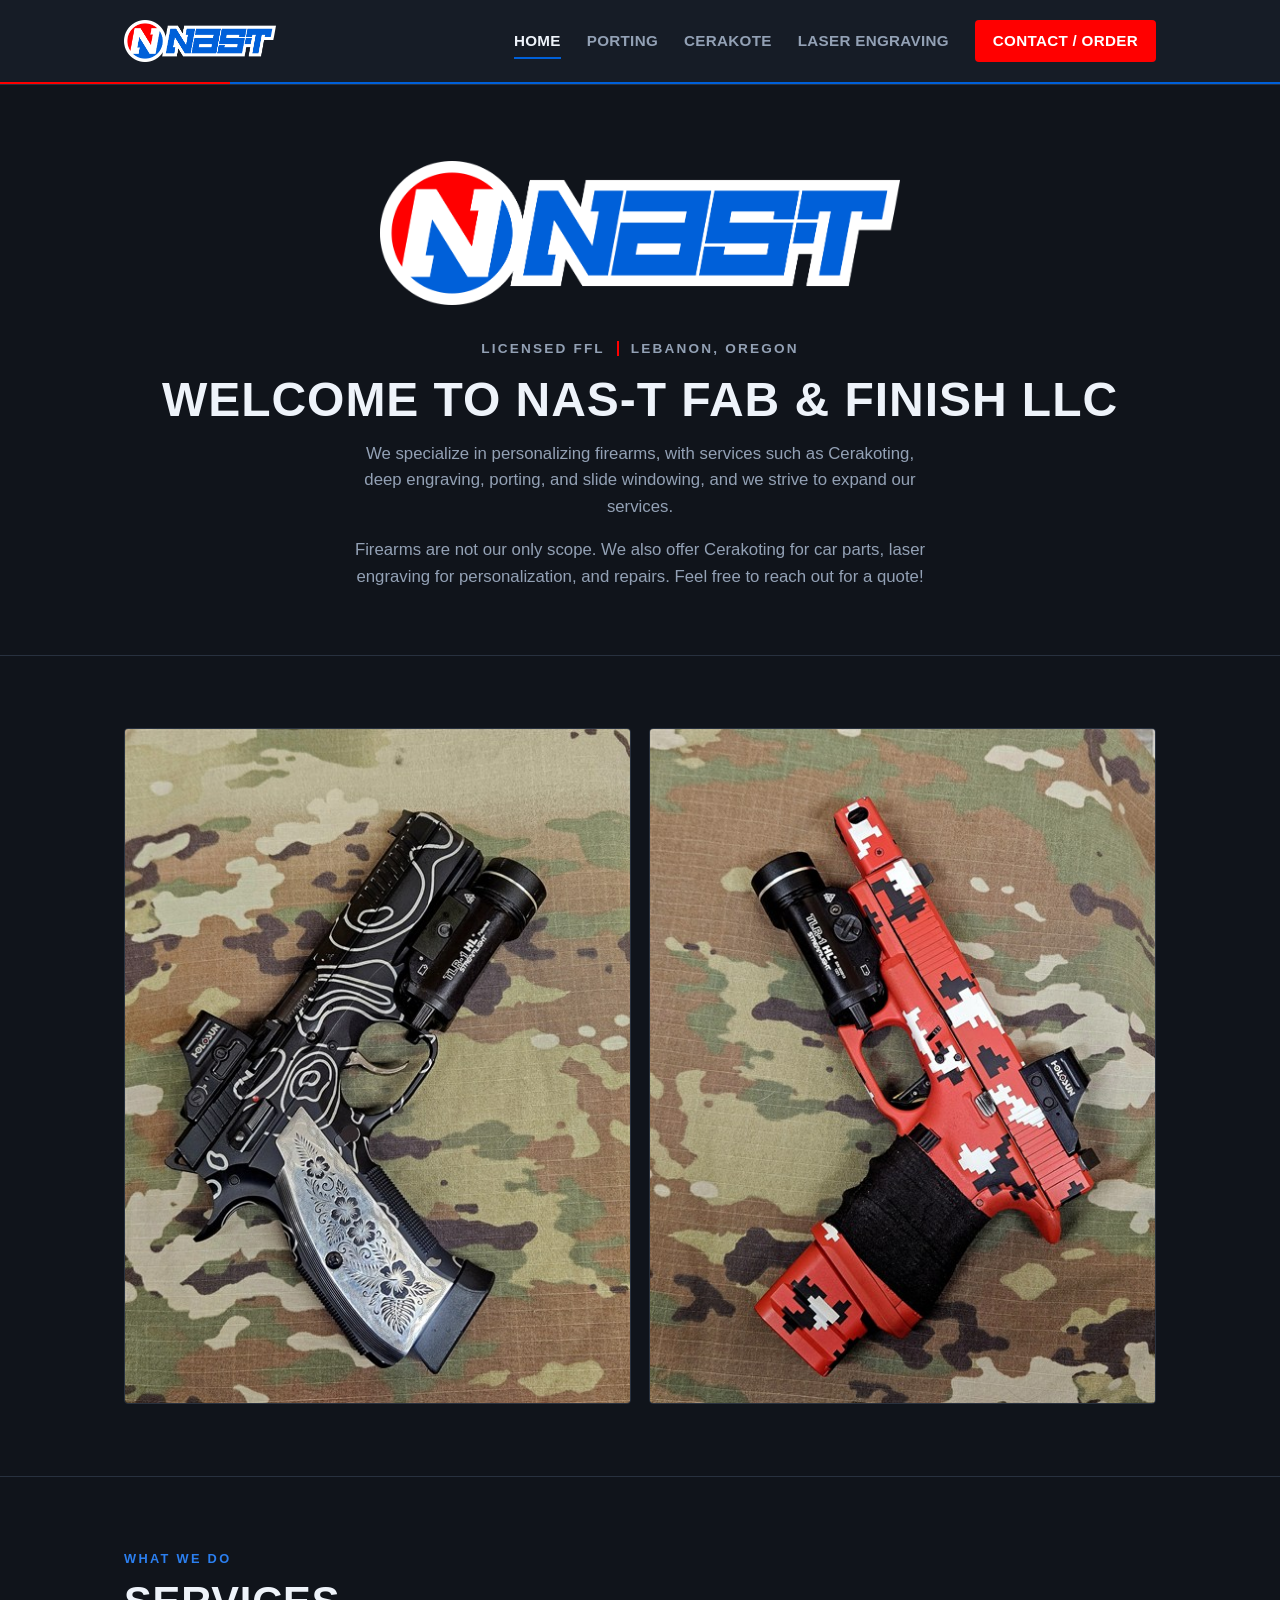
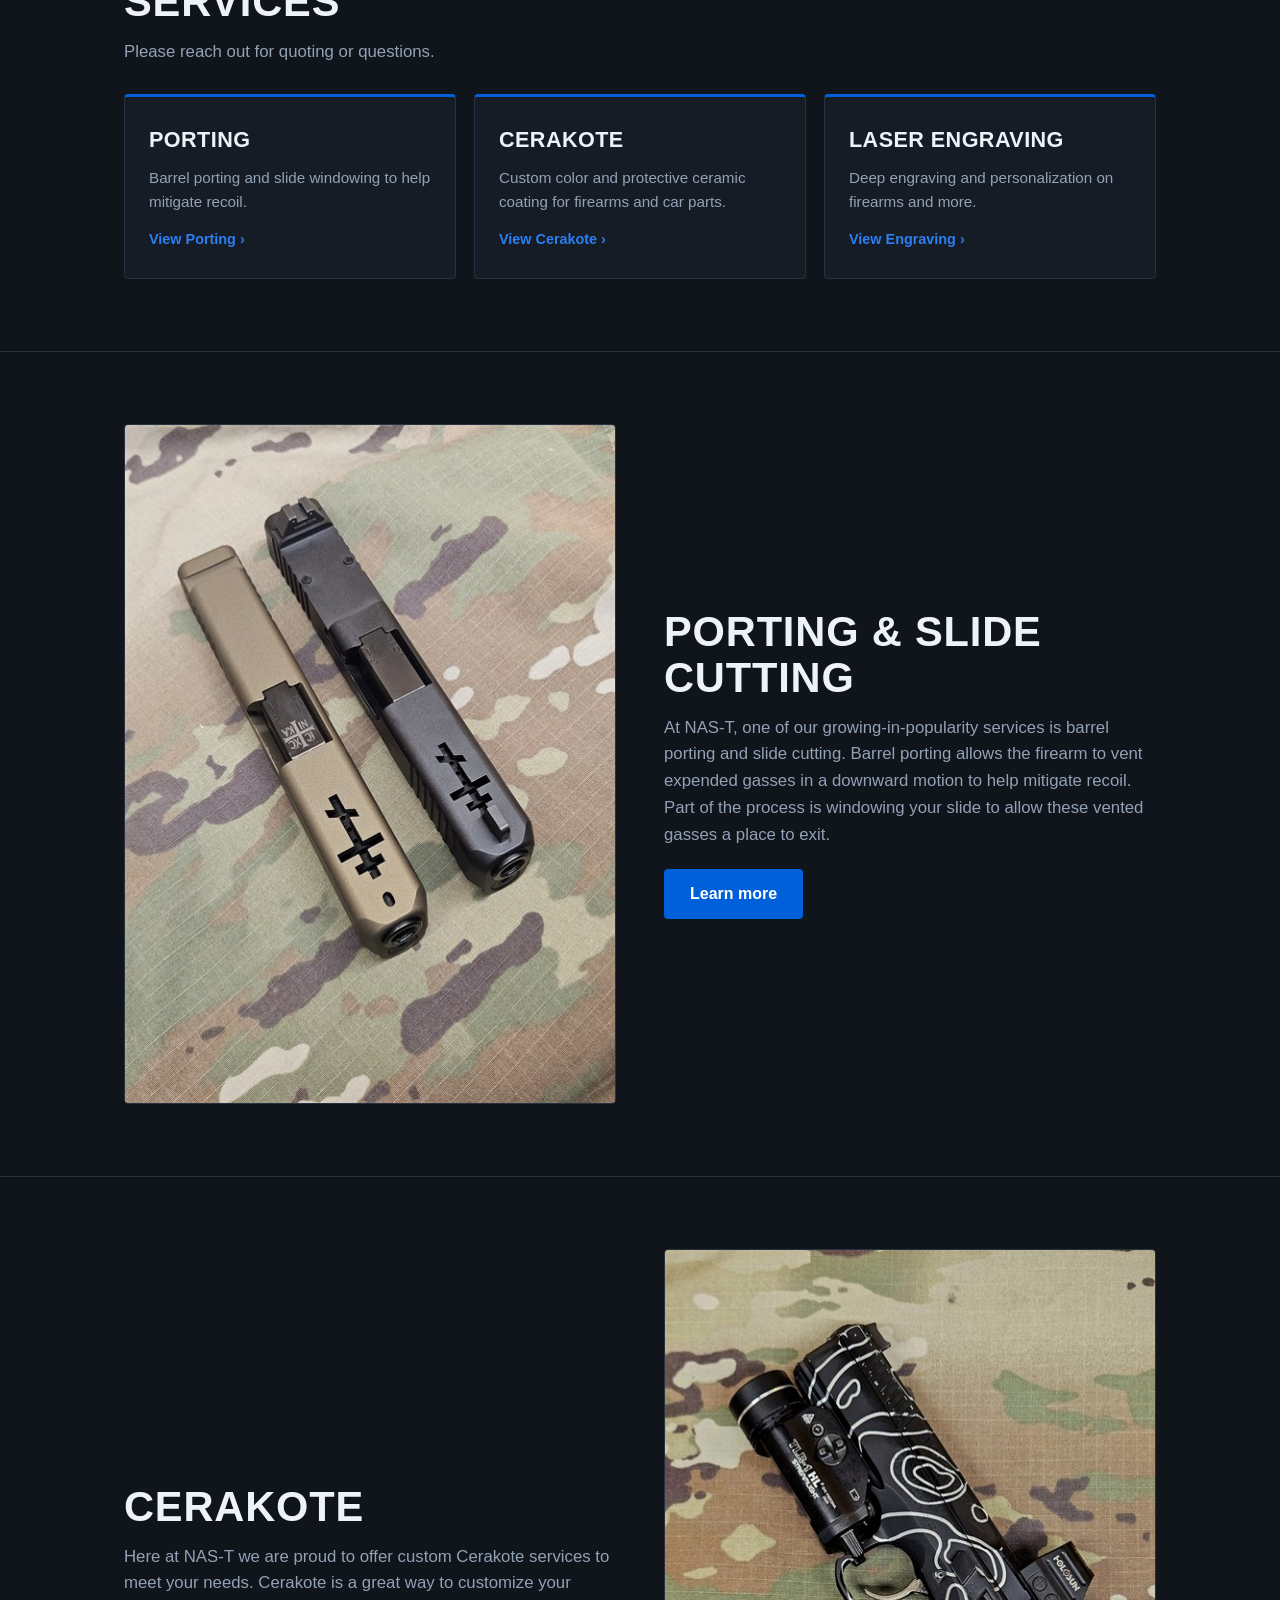
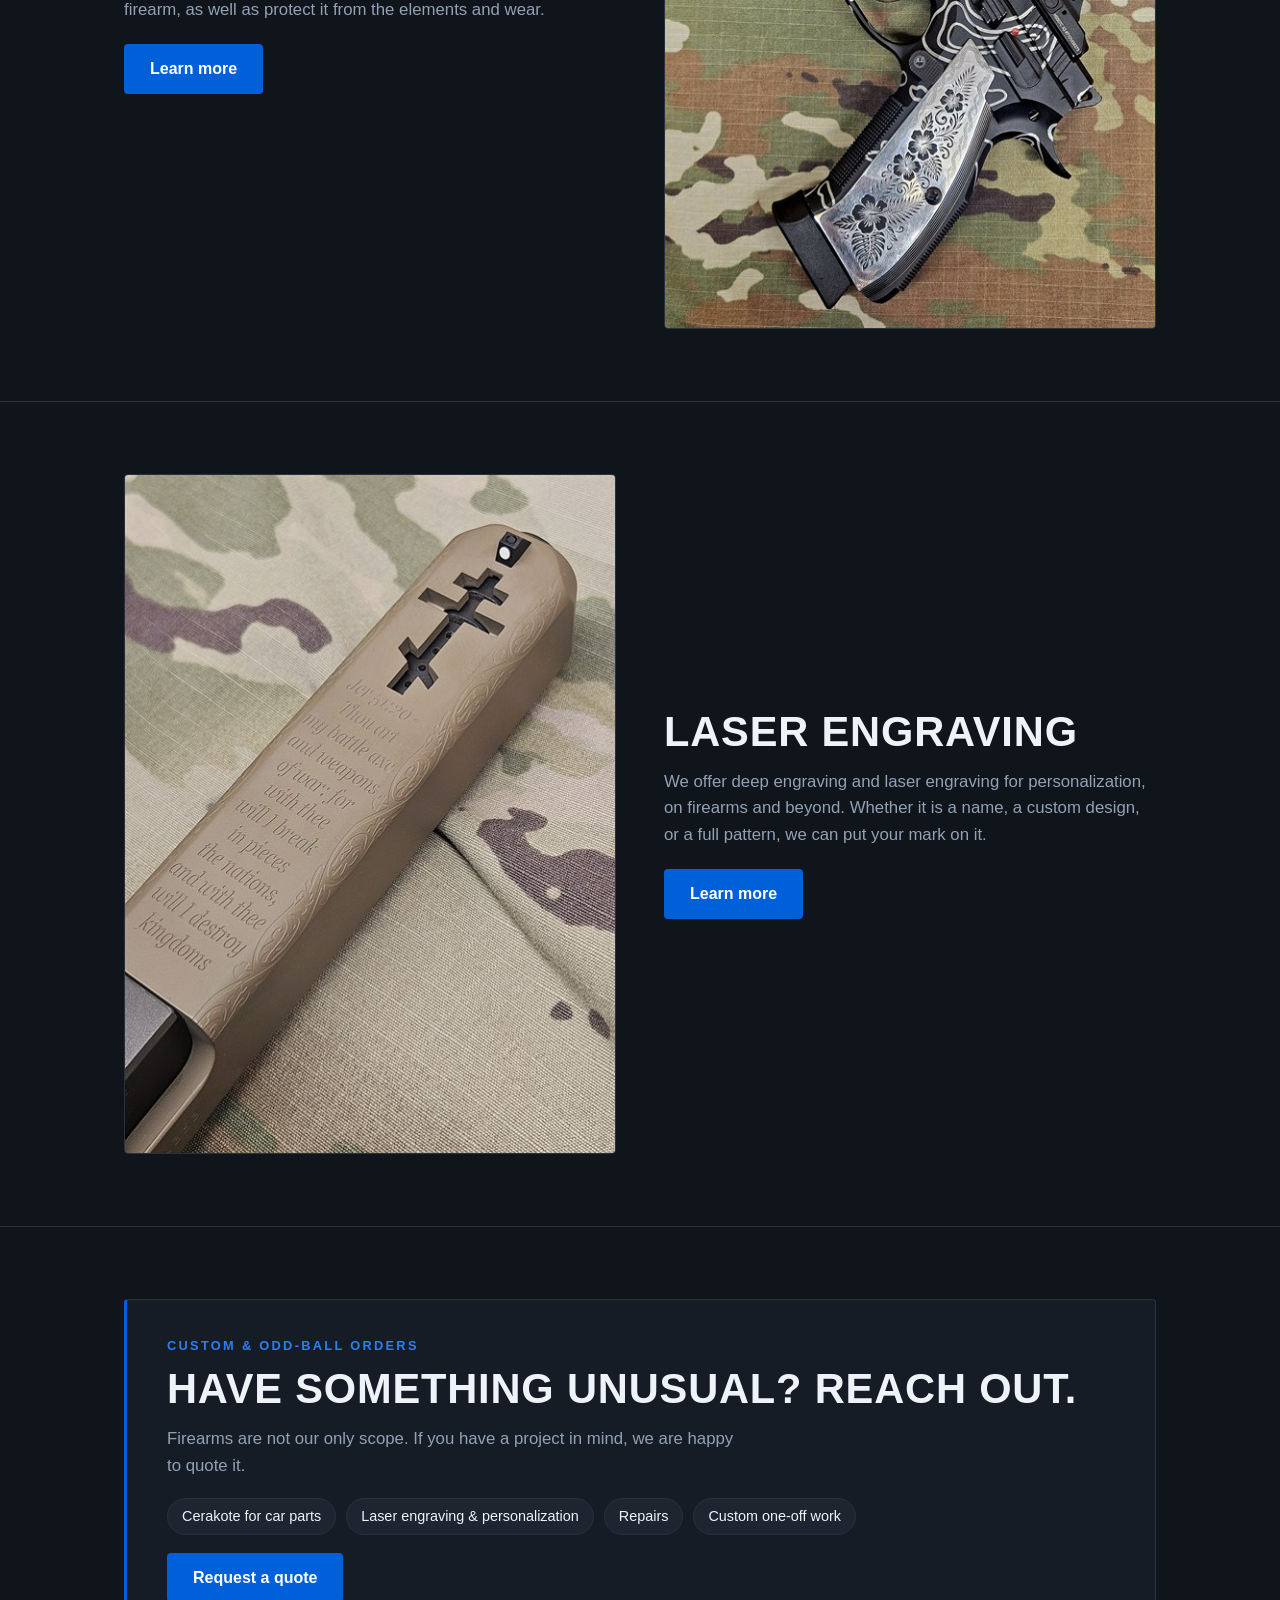
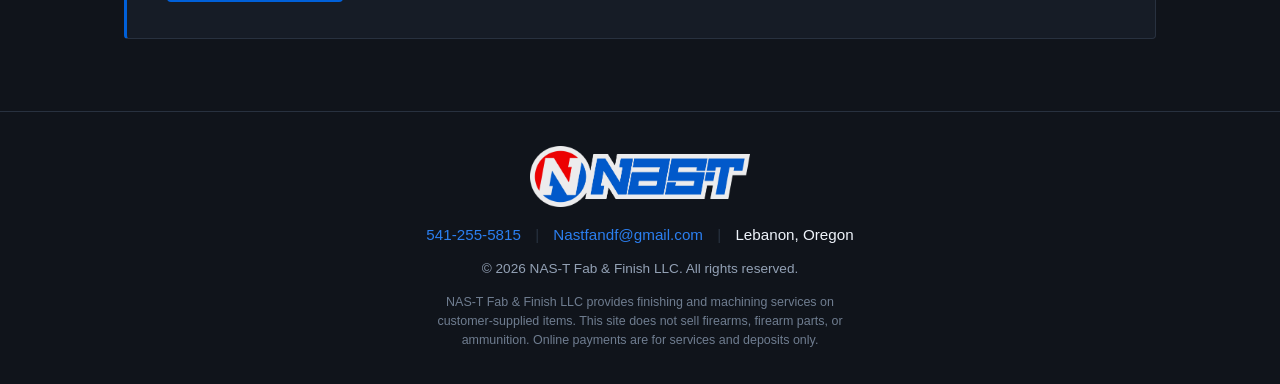
<file: index.html>
<!DOCTYPE html>
<html lang="en">
<head>
  <meta charset="UTF-8">
  <meta name="viewport" content="width=device-width, initial-scale=1.0">
  <title>NAS-T Fab &amp; Finish LLC | Cerakote, Porting &amp; Engraving in Lebanon, Oregon</title>
  <meta name="description" content="NAS-T Fab &amp; Finish LLC in Lebanon, Oregon. Firearm personalization services: Cerakote, deep laser engraving, barrel porting, and slide windowing. Also Cerakote for car parts and custom work.">
  <link rel="canonical" href="https://nastfabandfinish.com/">

  <link rel="icon" href="favicon.ico" sizes="any">
  <link rel="icon" type="image/png" href="icon-192.png">
  <link rel="apple-touch-icon" href="apple-touch-icon.png">
  <meta name="theme-color" content="#10141b">

  <meta property="og:type" content="website">
  <meta property="og:site_name" content="NAS-T Fab &amp; Finish LLC">
  <meta property="og:title" content="NAS-T Fab &amp; Finish LLC">
  <meta property="og:description" content="Cerakote, deep laser engraving, barrel porting, and slide windowing. Lebanon, Oregon.">
  <meta property="og:url" content="https://nastfabandfinish.com/">
  <meta property="og:image" content="https://nastfabandfinish.com/og-image.jpg">
  <meta property="og:image:width" content="1200">
  <meta property="og:image:height" content="630">
  <meta property="og:image:alt" content="NAS-T Fab and Finish, custom engraved 1911">
  <meta name="twitter:card" content="summary_large_image">

  <link rel="stylesheet" href="style.css">
</head>
<body>

  <header class="banner">
    <div class="wrap banner-inner">
      <a class="logo" href="index.html">
        <img src="photos/logo.png" alt="NAS-T Fab and Finish logo" width="4793" height="1328">
      </a>
      <button class="nav-toggle" aria-label="Toggle menu" aria-expanded="false" aria-controls="nav">&#9776;</button>
      <nav class="nav-links" id="nav">
        <a href="index.html" class="active">Home</a>
        <a href="porting.html">Porting</a>
        <a href="cerakote.html">Cerakote</a>
        <a href="engraving.html">Laser Engraving</a>
        <a href="contact.html" class="nav-cta">Contact / Order</a>
      </nav>
    </div>
  </header>

  <section class="hero">
    <div class="wrap">
      <img class="hero-logo" src="photos/logo.png" alt="NAS-T Fab and Finish logo" width="4793" height="1328">
      <div><span class="location">Licensed FFL <span class="bar"></span> Lebanon, Oregon</span></div>
      <h1>Welcome to NAS-T Fab &amp; Finish LLC</h1>
      <p class="lead">
        We specialize in personalizing firearms, with services such as Cerakoting,
        deep engraving, porting, and slide windowing, and we strive to expand
        our services.
      </p>
      <p class="lead" style="margin-top:16px;">
        Firearms are not our only scope. We also offer Cerakoting for car parts,
        laser engraving for personalization, and repairs. Feel free to reach out
        for a quote!
      </p>
    </div>
  </section>

  <section>
    <div class="wrap">
      <div class="photo-duo">
        <img src="photos/home-1.jpg" srcset="photos/home-1.jpg 1x, photos/home-1@2x.jpg 2x" width="510" height="680" alt="Cerakoted and engraved slide finished by NAS-T">
        <img src="photos/home-2.jpg" srcset="photos/home-2.jpg 1x, photos/home-2@2x.jpg 2x" width="510" height="680" alt="Custom finished firearm by NAS-T">
      </div>
    </div>
  </section>

  <section>
    <div class="wrap">
      <p class="eyebrow">What We Do</p>
      <h2>Services</h2>
      <p class="lead">Please reach out for quoting or questions.</p>
      <div class="svc-grid">
        <a class="svc-card" href="porting.html">
          <h3>Porting</h3>
          <p>Barrel porting and slide windowing to help mitigate recoil.</p>
          <span class="go">View Porting &rsaquo;</span>
        </a>
        <a class="svc-card" href="cerakote.html">
          <h3>Cerakote</h3>
          <p>Custom color and protective ceramic coating for firearms and car parts.</p>
          <span class="go">View Cerakote &rsaquo;</span>
        </a>
        <a class="svc-card" href="engraving.html">
          <h3>Laser Engraving</h3>
          <p>Deep engraving and personalization on firearms and more.</p>
          <span class="go">View Engraving &rsaquo;</span>
        </a>
      </div>
    </div>
  </section>

  <section>
    <div class="wrap feature">
      <div class="feature-img"><img src="photos/porting-6.jpg" srcset="photos/porting-6.jpg 1x, photos/porting-6@2x.jpg 2x" width="510" height="680" loading="lazy" decoding="async" alt="Two ported slides with custom cross windowing"></div>
      <div class="feature-body">
        <h2>Porting &amp; Slide Cutting</h2>
        <p class="lead">
          At NAS-T, one of our growing-in-popularity services is barrel porting and
          slide cutting. Barrel porting allows the firearm to vent expended gasses in
          a downward motion to help mitigate recoil. Part of the process is windowing
          your slide to allow these vented gasses a place to exit.
        </p>
        <p style="margin-top:20px;"><a class="btn" href="porting.html">Learn more</a></p>
      </div>
    </div>
  </section>

  <section>
    <div class="wrap feature reverse">
      <div class="feature-img"><img src="photos/cerakote-3.jpg" srcset="photos/cerakote-3.jpg 1x, photos/cerakote-3@2x.jpg 2x" width="510" height="680" loading="lazy" decoding="async" alt="Black pistol with a custom white topographic line pattern and engraved grips"></div>
      <div class="feature-body">
        <h2>Cerakote</h2>
        <p class="lead">
          Here at NAS-T we are proud to offer custom Cerakote services to meet your
          needs. Cerakote is a great way to customize your firearm, as well as protect
          it from the elements and wear.
        </p>
        <p style="margin-top:20px;"><a class="btn" href="cerakote.html">Learn more</a></p>
      </div>
    </div>
  </section>

  <section>
    <div class="wrap feature">
      <div class="feature-img"><img src="photos/engraving-2.jpg" srcset="photos/engraving-2.jpg 1x, photos/engraving-2@2x.jpg 2x" width="510" height="680" loading="lazy" decoding="async" alt="Slide with deep engraved scripture and scrollwork border"></div>
      <div class="feature-body">
        <h2>Laser Engraving</h2>
        <p class="lead">
          We offer deep engraving and laser engraving for personalization, on firearms
          and beyond. Whether it is a name, a custom design, or a full pattern, we can
          put your mark on it.
        </p>
        <p style="margin-top:20px;"><a class="btn" href="engraving.html">Learn more</a></p>
      </div>
    </div>
  </section>

  <section>
    <div class="wrap">
      <div class="callout">
        <p class="eyebrow">Custom &amp; Odd-Ball Orders</p>
        <h2>Have something unusual? Reach out.</h2>
        <p class="lead">Firearms are not our only scope. If you have a project in mind, we are happy to quote it.</p>
        <ul>
          <li>Cerakote for car parts</li>
          <li>Laser engraving &amp; personalization</li>
          <li>Repairs</li>
          <li>Custom one-off work</li>
        </ul>
        <a class="btn" href="contact.html">Request a quote</a>
      </div>
    </div>
  </section>


  <footer>
    <div class="wrap">
      <img class="footer-logo" src="photos/logo.png" alt="NAS-T Fab and Finish logo" width="4793" height="1328">
      <p class="footer-contact">
        <a href="tel:+15412555815">541-255-5815</a>
        <span class="sep">|</span>
        <a href="mailto:Nastfandf@gmail.com">Nastfandf@gmail.com</a>
        <span class="sep">|</span>
        Lebanon, Oregon
      </p>
      <p>&copy; <span id="year"></span> NAS-T Fab &amp; Finish LLC. All rights reserved.</p>
      <p class="footer-note">
        NAS-T Fab &amp; Finish LLC provides finishing and machining services on
        customer-supplied items. This site does not sell firearms, firearm parts,
        or ammunition. Online payments are for services and deposits only.
      </p>
    </div>
  </footer>

  <script type="application/ld+json">
  {
    "@context": "https://schema.org",
    "@type": ["LocalBusiness", "ProfessionalService"],
    "name": "NAS-T Fab & Finish LLC",
    "url": "https://nastfabandfinish.com/",
    "image": "https://nastfabandfinish.com/og-image.jpg",
    "logo": "https://nastfabandfinish.com/icon-512.png",
    "email": "Nastfandf@gmail.com",
    "telephone": "+1-541-255-5815",
    "description": "Firearm personalization services in Lebanon, Oregon: Cerakote, deep laser engraving, barrel porting, and slide windowing. Also Cerakote for car parts and custom one-off work.",
    "address": {
      "@type": "PostalAddress",
      "addressLocality": "Lebanon",
      "addressRegion": "OR",
      "addressCountry": "US"
    },
    "areaServed": {
      "@type": "GeoCircle",
      "geoMidpoint": { "@type": "GeoCoordinates", "latitude": 44.5365, "longitude": -122.9070 },
      "geoRadius": "150000"
    },
    "sameAs": ["https://instagram.com/nas_tfabandfinish"],
    "hasOfferCatalog": {
      "@type": "OfferCatalog",
      "name": "Services",
      "itemListElement": [
        { "@type": "Offer", "itemOffered": { "@type": "Service", "name": "Cerakote coating" } },
        { "@type": "Offer", "itemOffered": { "@type": "Service", "name": "Barrel porting and slide windowing" } },
        { "@type": "Offer", "itemOffered": { "@type": "Service", "name": "Deep laser engraving" } }
      ]
    }
  }
  </script>

  <script src="lightbox.js"></script>
</body>
</html>
</file>
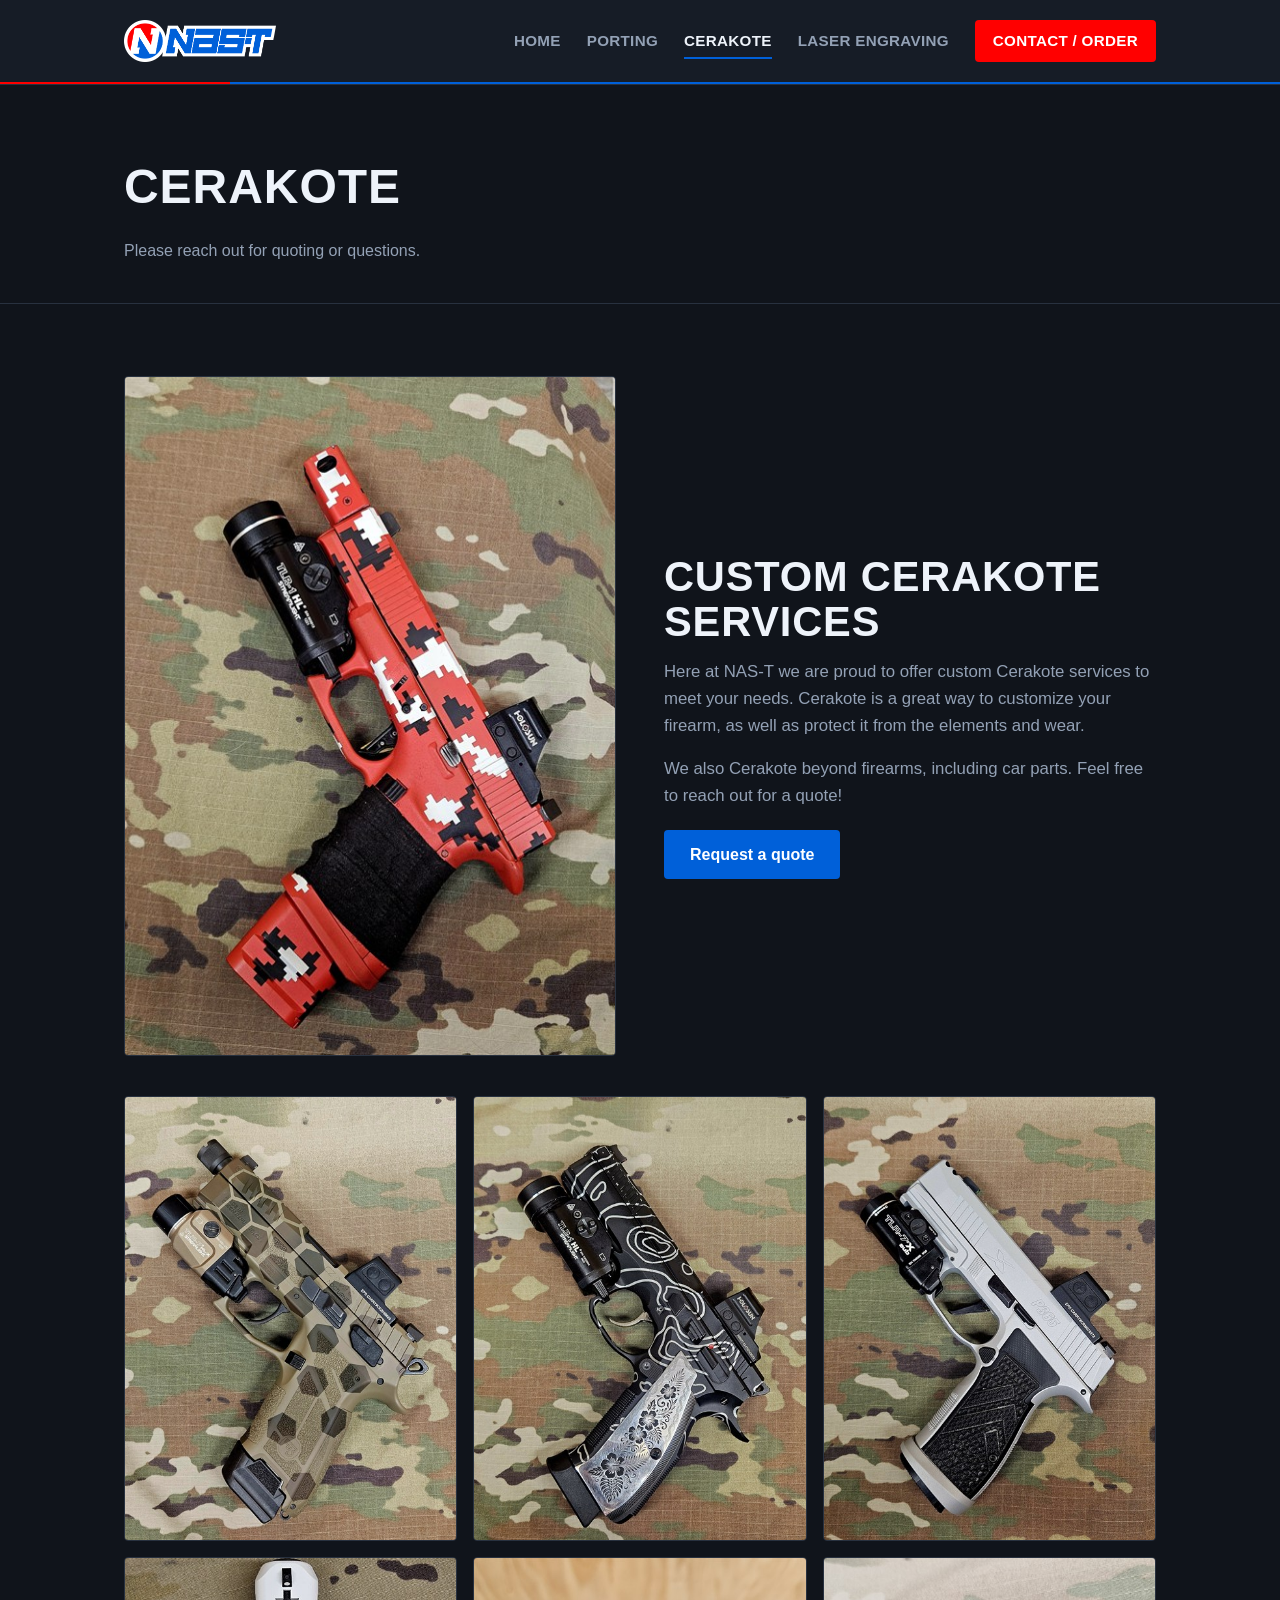
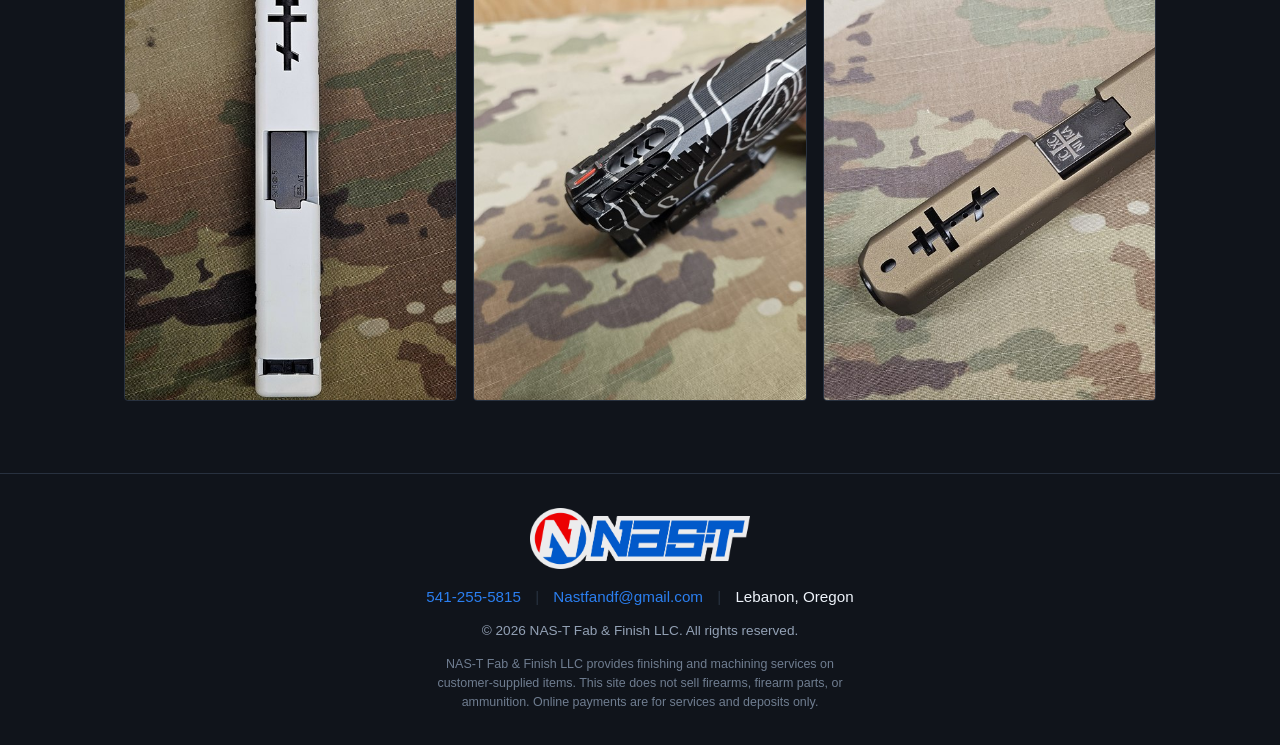
<file: cerakote.html>
<!DOCTYPE html>
<html lang="en">
<head>
  <meta charset="UTF-8">
  <meta name="viewport" content="width=device-width, initial-scale=1.0">
  <title>Cerakote | NAS-T Fab &amp; Finish LLC</title>
  <meta name="description" content="Custom Cerakote services for firearms and car parts in Lebanon, Oregon. Custom colors and patterns that protect from the elements and wear.">
  <link rel="canonical" href="https://nastfabandfinish.com/cerakote.html">

  <link rel="icon" href="favicon.ico" sizes="any">
  <link rel="icon" type="image/png" href="icon-192.png">
  <link rel="apple-touch-icon" href="apple-touch-icon.png">
  <meta name="theme-color" content="#10141b">

  <meta property="og:type" content="website">
  <meta property="og:site_name" content="NAS-T Fab &amp; Finish LLC">
  <meta property="og:title" content="Cerakote | NAS-T Fab &amp; Finish">
  <meta property="og:description" content="Custom Cerakote for firearms and car parts. Custom colors and patterns, built to protect.">
  <meta property="og:url" content="https://nastfabandfinish.com/cerakote.html">
  <meta property="og:image" content="https://nastfabandfinish.com/og-image.jpg">
  <meta property="og:image:width" content="1200">
  <meta property="og:image:height" content="630">
  <meta name="twitter:card" content="summary_large_image">

  <link rel="stylesheet" href="style.css">
</head>
<body>

  <header class="banner">
    <div class="wrap banner-inner">
      <a class="logo" href="index.html">
        <img src="photos/logo.png" alt="NAS-T Fab and Finish logo" width="4793" height="1328">
      </a>
      <button class="nav-toggle" aria-label="Toggle menu" aria-expanded="false" aria-controls="nav">&#9776;</button>
      <nav class="nav-links" id="nav">
        <a href="index.html">Home</a>
        <a href="porting.html">Porting</a>
        <a href="cerakote.html" class="active">Cerakote</a>
        <a href="engraving.html">Laser Engraving</a>
        <a href="contact.html" class="nav-cta">Contact / Order</a>
      </nav>
    </div>
  </header>

  <div class="page-hero">
    <div class="wrap">
      <h1>Cerakote</h1>
      <p>Please reach out for quoting or questions.</p>
    </div>
  </div>

  <section>
    <div class="wrap feature">
      <div class="feature-img"><img src="photos/cerakote-1.jpg" srcset="photos/cerakote-1.jpg 1x, photos/cerakote-1@2x.jpg 2x" width="510" height="680" alt="Cerakote finished firearm"></div>
      <div class="feature-body">
        <h2>Custom Cerakote services</h2>
        <p class="lead">
          Here at NAS-T we are proud to offer custom Cerakote services to meet your
          needs. Cerakote is a great way to customize your firearm, as well as protect
          it from the elements and wear.
        </p>
        <p class="lead" style="margin-top:16px;">
          We also Cerakote beyond firearms, including car parts. Feel free to
          reach out for a quote!
        </p>
        <p style="margin-top:20px;"><a class="btn" href="contact.html">Request a quote</a></p>
      </div>
    </div>
    <div class="wrap">
      <div class="gallery">
        <img src="photos/cerakote-2.jpg" srcset="photos/cerakote-2.jpg 1x, photos/cerakote-2@2x.jpg 2x" width="510" height="680" loading="lazy" decoding="async" alt="Pistol finished in a multi-tone FDE and green hex camo pattern">
        <img src="photos/cerakote-3.jpg" srcset="photos/cerakote-3.jpg 1x, photos/cerakote-3@2x.jpg 2x" width="510" height="680" loading="lazy" decoding="async" alt="Black pistol with a custom white topographic line pattern and engraved grips">
        <img src="photos/cerakote-4.jpg" srcset="photos/cerakote-4.jpg 1x, photos/cerakote-4@2x.jpg 2x" width="510" height="680" loading="lazy" decoding="async" alt="Two-tone pistol with a white slide and black frame">
        <img src="photos/cerakote-5.jpg" srcset="photos/cerakote-5.jpg 1x, photos/cerakote-5@2x.jpg 2x" width="510" height="680" loading="lazy" decoding="async" alt="Slide finished in white Cerakote with custom cross window">
        <img src="photos/cerakote-7.jpg" srcset="photos/cerakote-7.jpg 1x, photos/cerakote-7@2x.jpg 2x" width="510" height="680" loading="lazy" decoding="async" alt="Black slide with custom white marbled line pattern">
        <img src="photos/cerakote-6.jpg" srcset="photos/cerakote-6.jpg 1x, photos/cerakote-6@2x.jpg 2x" width="510" height="680" loading="lazy" decoding="async" alt="Slide finished in bronze Cerakote with cross window">
      </div>
    </div>
  </section>


  <footer>
    <div class="wrap">
      <img class="footer-logo" src="photos/logo.png" alt="NAS-T Fab and Finish logo" width="4793" height="1328">
      <p class="footer-contact">
        <a href="tel:+15412555815">541-255-5815</a>
        <span class="sep">|</span>
        <a href="mailto:Nastfandf@gmail.com">Nastfandf@gmail.com</a>
        <span class="sep">|</span>
        Lebanon, Oregon
      </p>
      <p>&copy; <span id="year"></span> NAS-T Fab &amp; Finish LLC. All rights reserved.</p>
      <p class="footer-note">
        NAS-T Fab &amp; Finish LLC provides finishing and machining services on
        customer-supplied items. This site does not sell firearms, firearm parts,
        or ammunition. Online payments are for services and deposits only.
      </p>
    </div>
  </footer>

  <script src="lightbox.js"></script>
</body>
</html>
</file>
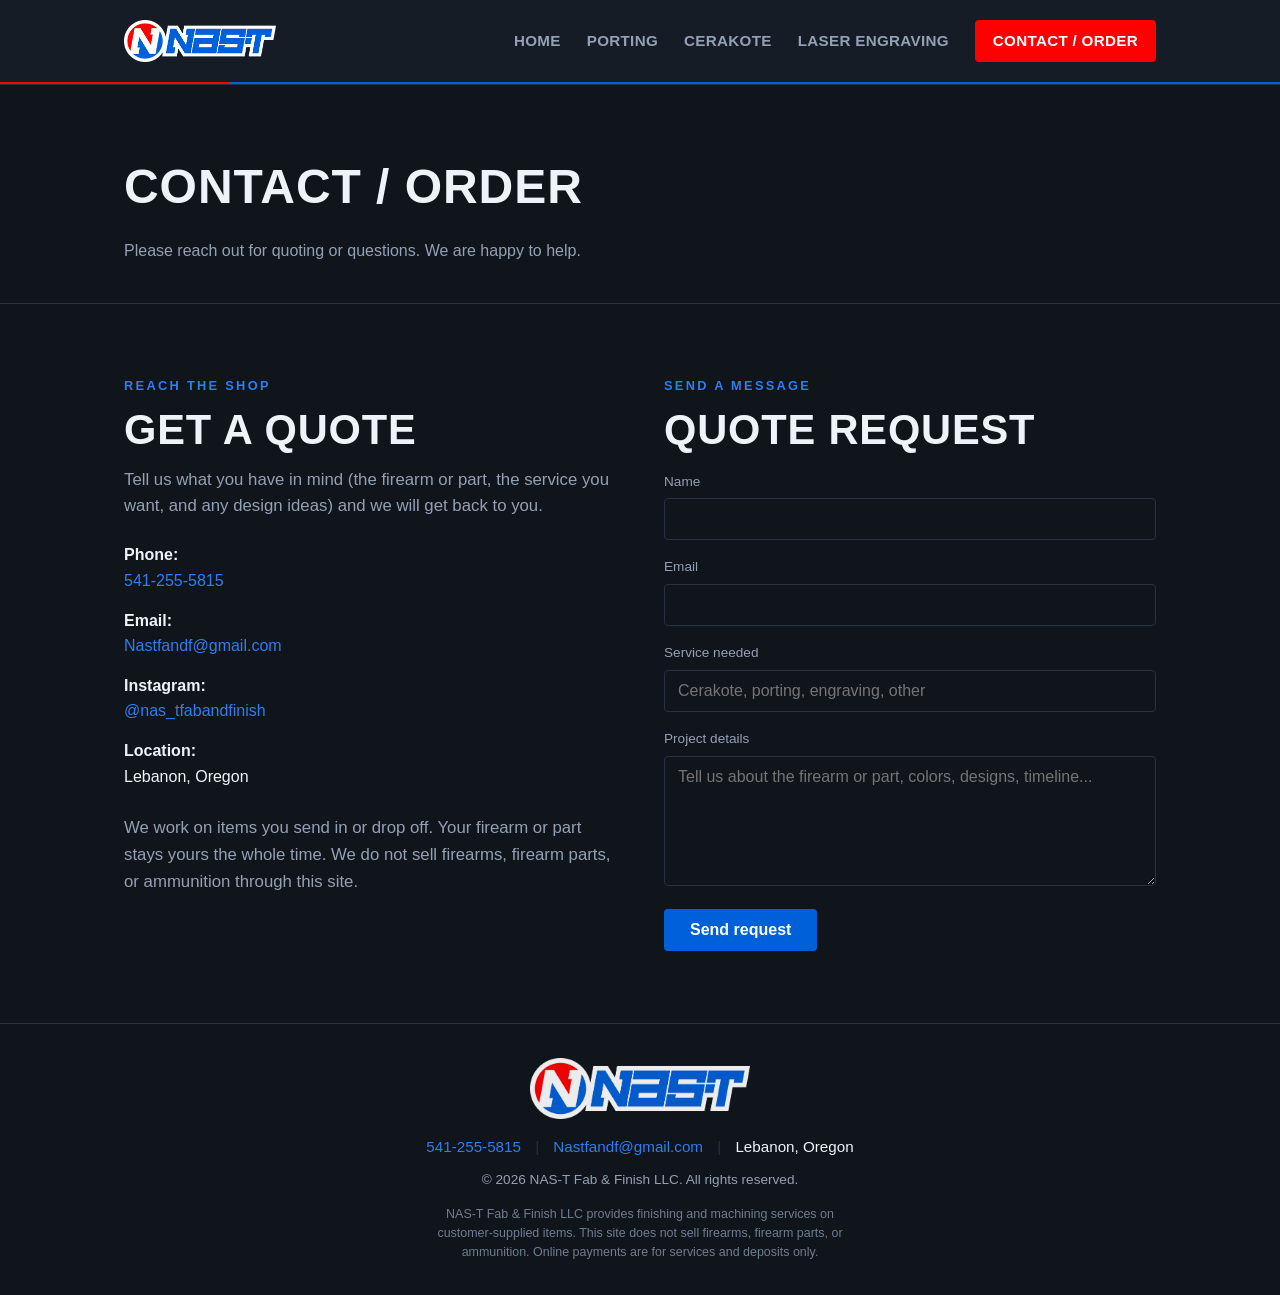
<file: contact.html>
<!DOCTYPE html>
<html lang="en">
<head>
  <meta charset="UTF-8">
  <meta name="viewport" content="width=device-width, initial-scale=1.0">
  <title>Contact / Order | NAS-T Fab &amp; Finish LLC</title>
  <meta name="description" content="Contact NAS-T Fab &amp; Finish LLC in Lebanon, Oregon for quotes and questions on Cerakote, porting, slide windowing, and laser engraving.">
  <link rel="canonical" href="https://nastfabandfinish.com/contact.html">

  <link rel="icon" href="favicon.ico" sizes="any">
  <link rel="icon" type="image/png" href="icon-192.png">
  <link rel="apple-touch-icon" href="apple-touch-icon.png">
  <meta name="theme-color" content="#10141b">

  <meta property="og:type" content="website">
  <meta property="og:site_name" content="NAS-T Fab &amp; Finish LLC">
  <meta property="og:title" content="Contact / Order | NAS-T Fab &amp; Finish">
  <meta property="og:description" content="Get a quote on Cerakote, porting, slide windowing, or laser engraving. Lebanon, Oregon.">
  <meta property="og:url" content="https://nastfabandfinish.com/contact.html">
  <meta property="og:image" content="https://nastfabandfinish.com/og-image.jpg">
  <meta property="og:image:width" content="1200">
  <meta property="og:image:height" content="630">
  <meta name="twitter:card" content="summary_large_image">

  <link rel="stylesheet" href="style.css">
</head>
<body>

  <header class="banner">
    <div class="wrap banner-inner">
      <a class="logo" href="index.html">
        <img src="photos/logo.png" alt="NAS-T Fab and Finish logo" width="4793" height="1328">
      </a>
      <button class="nav-toggle" aria-label="Toggle menu" aria-expanded="false" aria-controls="nav">&#9776;</button>
      <nav class="nav-links" id="nav">
        <a href="index.html">Home</a>
        <a href="porting.html">Porting</a>
        <a href="cerakote.html">Cerakote</a>
        <a href="engraving.html">Laser Engraving</a>
        <a href="contact.html" class="active nav-cta">Contact / Order</a>
      </nav>
    </div>
  </header>

  <div class="page-hero">
    <div class="wrap">
      <h1>Contact / Order</h1>
      <p>Please reach out for quoting or questions. We are happy to help.</p>
    </div>
  </div>

  <section>
    <div class="wrap">
      <div class="contact-grid">
        <div class="contact-info">
          <p class="eyebrow">Reach the Shop</p>
          <h2>Get a quote</h2>
          <p class="lead">
            Tell us what you have in mind (the firearm or part, the service you
            want, and any design ideas) and we will get back to you.
          </p>
          <p style="margin-top:22px;">
            <strong>Phone:</strong><br>
            <a href="tel:+15412555815">541-255-5815</a>
          </p>
          <p style="margin-top:14px;">
            <strong>Email:</strong><br>
            <a href="mailto:Nastfandf@gmail.com">Nastfandf@gmail.com</a>
          </p>
          <p style="margin-top:14px;">
            <strong>Instagram:</strong><br>
            <a href="https://instagram.com/nas_tfabandfinish" target="_blank" rel="noopener">@nas_tfabandfinish</a>
          </p>
          <p style="margin-top:14px;">
            <strong>Location:</strong><br>
            Lebanon, Oregon
          </p>

          <p class="lead" style="margin-top:26px;">
            We work on items you send in or drop off. Your firearm or part stays
            yours the whole time. We do not sell firearms, firearm parts, or
            ammunition through this site.
          </p>
        </div>

        <div class="contact-form">
          <p class="eyebrow">Send a Message</p>
          <h2 style="margin-bottom:18px;">Quote request</h2>

          <form id="quote-form" action="https://formspree.io/f/mdaqpwwr" method="POST">
            <div class="field">
              <label for="name">Name</label>
              <input type="text" id="name" name="name" autocomplete="name" required>
            </div>
            <div class="field">
              <label for="email">Email</label>
              <input type="email" id="email" name="email" autocomplete="email" required>
            </div>
            <div class="field">
              <label for="service">Service needed</label>
              <input type="text" id="service" name="service" placeholder="Cerakote, porting, engraving, other">
            </div>
            <div class="field">
              <label for="message">Project details</label>
              <textarea id="message" name="message" placeholder="Tell us about the firearm or part, colors, designs, timeline..." required></textarea>
            </div>

            <!-- Spam trap. Humans never see this, so anything that fills it in is
                 a bot. Formspree discards any submission where _gotcha is set. -->
            <div class="hp" aria-hidden="true">
              <label for="company">Company</label>
              <input type="text" id="company" name="_gotcha" tabindex="-1" autocomplete="off">
            </div>

            <button class="btn" type="submit">Send request</button>
            <p class="form-status" id="form-status" role="status" aria-live="polite"></p>
          </form>
        </div>
      </div>
    </div>
  </section>

  <!-- ===================================================================
       DEPOSIT BUTTON (not live yet)

       This is a Stripe Buy Button. It needs no server, which is why it works
       on GitHub Pages. The publishable key below is meant to be public, so
       it is safe in this file. The SECRET key never goes in here.

       To turn this on:
         1. Stripe Dashboard > Payment Links > create a link for a fixed-price
            item named "Custom Build Deposit". Set it up as a SERVICE.
         2. On that link, click "Buy button", style it, then Copy code.
         3. Replace BUY_BUTTON_ID_HERE and PUBLISHABLE_KEY_HERE below with the
            two values from that snippet.
         4. Delete this comment's opening and closing markers so it renders.

       Keep the wording about the deposit applying to the final invoice, and
       charge it as a service deposit, never as a product.
       =================================================================== -->
  <!--
  <section>
    <div class="wrap">
      <div class="callout">
        <p class="eyebrow">Ready to Start</p>
        <h2>Lock in your build</h2>
        <p class="lead">
          Custom work is quoted per project, so we take a deposit to reserve your
          spot on the bench and cover the design consultation. The deposit applies
          to your final invoice. We will reach out to nail down the details as soon
          as it comes through.
        </p>
        <div style="margin-top:22px;">
          <script async src="https://js.stripe.com/v3/buy-button.js"></script>
          <stripe-buy-button
            buy-button-id="BUY_BUTTON_ID_HERE"
            publishable-key="PUBLISHABLE_KEY_HERE">
          </stripe-buy-button>
        </div>
        <p class="lead" style="margin-top:16px; font-size:0.9rem;">
          Deposits are for services only. Non-refundable once work begins.
        </p>
      </div>
    </div>
  </section>
  -->

  <script>
  (function () {
    var form = document.getElementById('quote-form');
    if (!form) return;
    var status = document.getElementById('form-status');
    var btn = form.querySelector('button[type="submit"]');

    form.addEventListener('submit', function (e) {
      e.preventDefault();
      status.className = 'form-status';
      status.textContent = '';
      btn.disabled = true;
      var original = btn.textContent;
      btn.textContent = 'Sending...';

      fetch(form.action, {
        method: 'POST',
        body: new FormData(form),
        headers: { 'Accept': 'application/json' }
      }).then(function (response) {
        if (response.ok) {
          form.reset();
          status.className = 'form-status ok';
          status.textContent = 'Thanks! Your request has been sent. We will get back to you soon.';
        } else {
          response.json().then(function (data) {
            var msg = (data && data.errors)
              ? data.errors.map(function (er) { return er.message; }).join(', ')
              : 'Something went wrong. Please email us directly at Nastfandf@gmail.com.';
            status.className = 'form-status err';
            status.textContent = msg;
          }).catch(function () {
            status.className = 'form-status err';
            status.textContent = 'Something went wrong. Please email us directly at Nastfandf@gmail.com.';
          });
        }
      }).catch(function () {
        status.className = 'form-status err';
        status.textContent = 'Network error. Please email us directly at Nastfandf@gmail.com.';
      }).finally(function () {
        btn.disabled = false;
        btn.textContent = original;
      });
    });
  })();
  </script>


  <footer>
    <div class="wrap">
      <img class="footer-logo" src="photos/logo.png" alt="NAS-T Fab and Finish logo" width="4793" height="1328">
      <p class="footer-contact">
        <a href="tel:+15412555815">541-255-5815</a>
        <span class="sep">|</span>
        <a href="mailto:Nastfandf@gmail.com">Nastfandf@gmail.com</a>
        <span class="sep">|</span>
        Lebanon, Oregon
      </p>
      <p>&copy; <span id="year"></span> NAS-T Fab &amp; Finish LLC. All rights reserved.</p>
      <p class="footer-note">
        NAS-T Fab &amp; Finish LLC provides finishing and machining services on
        customer-supplied items. This site does not sell firearms, firearm parts,
        or ammunition. Online payments are for services and deposits only.
      </p>
    </div>
  </footer>

  <script src="lightbox.js"></script>
</body>
</html>
</file>
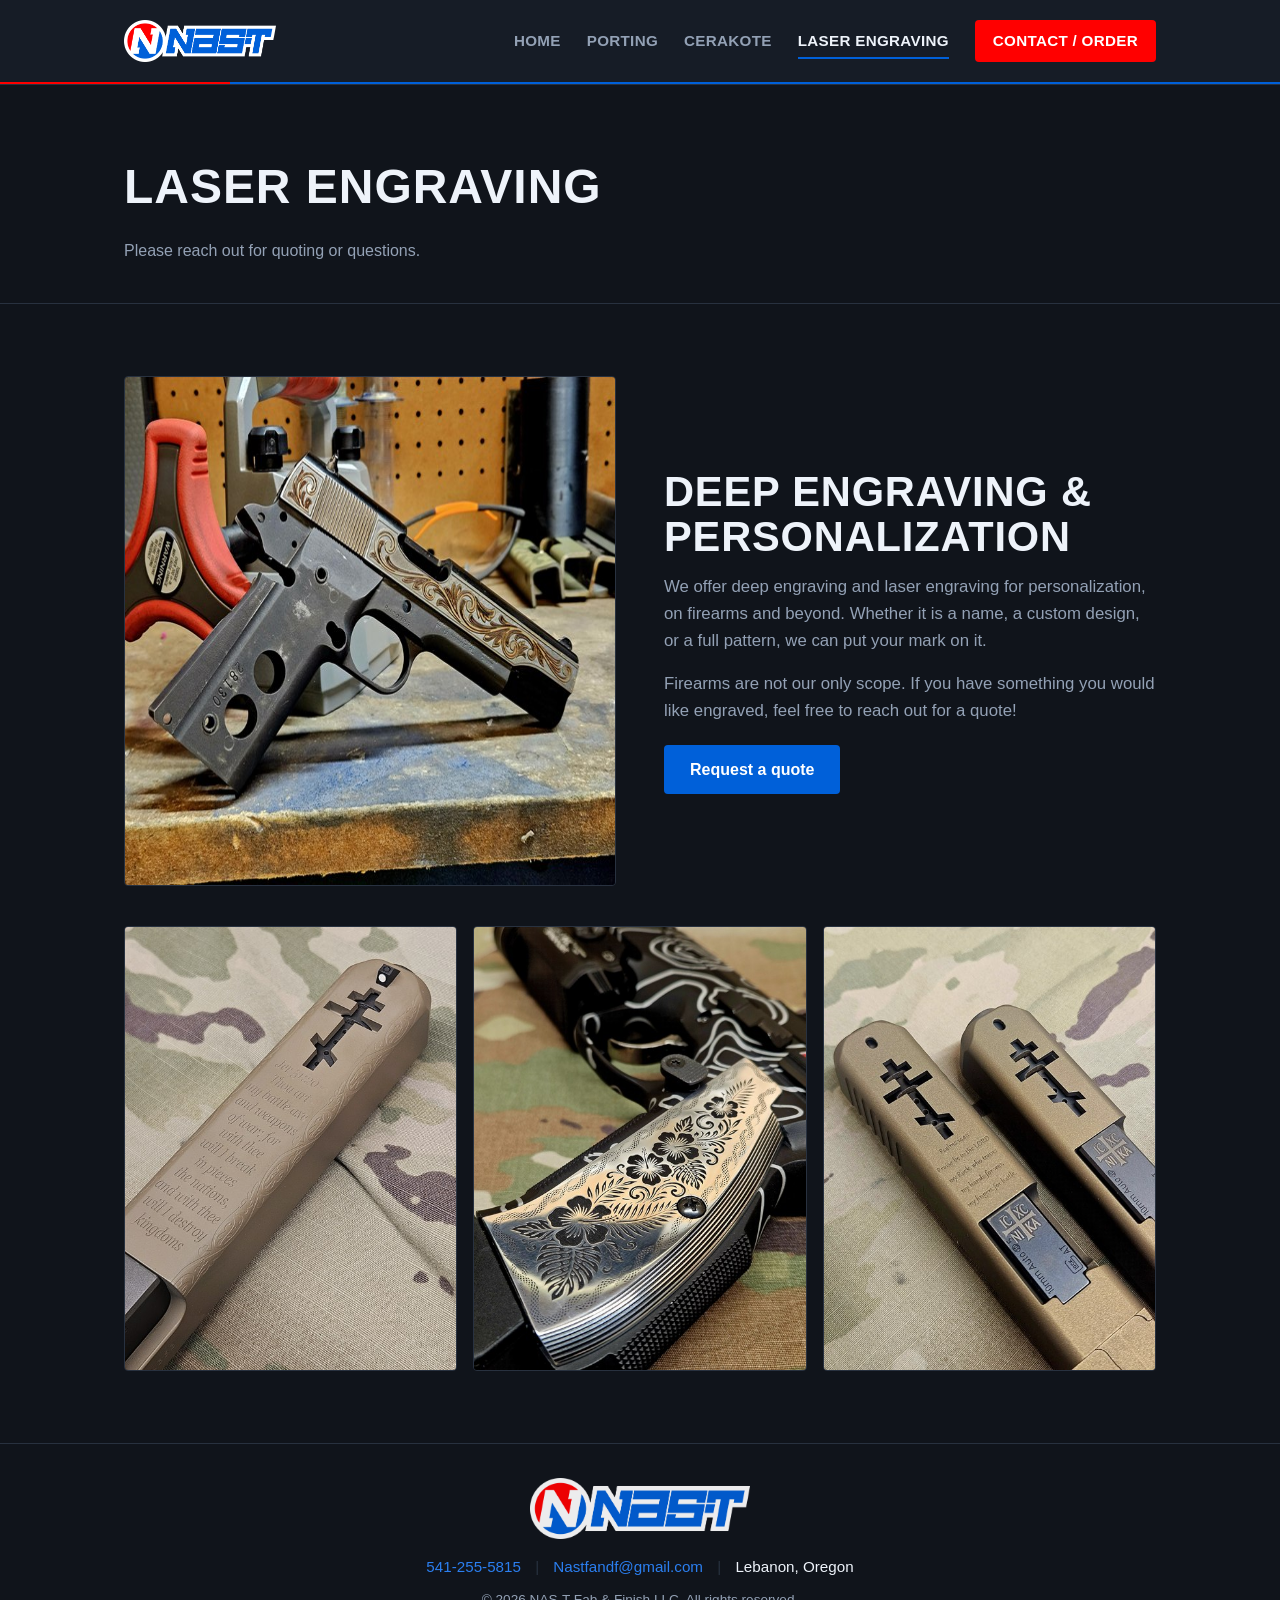
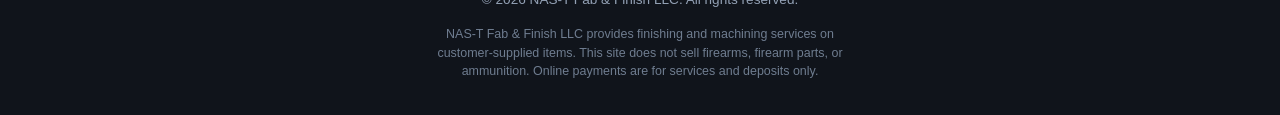
<file: engraving.html>
<!DOCTYPE html>
<html lang="en">
<head>
  <meta charset="UTF-8">
  <meta name="viewport" content="width=device-width, initial-scale=1.0">
  <title>Laser Engraving | NAS-T Fab &amp; Finish LLC</title>
  <meta name="description" content="Deep engraving and laser engraving for personalization on firearms and more. Names, scripture, scrollwork, and full custom patterns. Lebanon, Oregon.">
  <link rel="canonical" href="https://nastfabandfinish.com/engraving.html">

  <link rel="icon" href="favicon.ico" sizes="any">
  <link rel="icon" type="image/png" href="icon-192.png">
  <link rel="apple-touch-icon" href="apple-touch-icon.png">
  <meta name="theme-color" content="#10141b">

  <meta property="og:type" content="website">
  <meta property="og:site_name" content="NAS-T Fab &amp; Finish LLC">
  <meta property="og:title" content="Laser Engraving | NAS-T Fab &amp; Finish">
  <meta property="og:description" content="Deep engraving and laser engraving. Names, scripture, scrollwork, and full custom patterns.">
  <meta property="og:url" content="https://nastfabandfinish.com/engraving.html">
  <meta property="og:image" content="https://nastfabandfinish.com/og-image.jpg">
  <meta property="og:image:width" content="1200">
  <meta property="og:image:height" content="630">
  <meta name="twitter:card" content="summary_large_image">

  <link rel="stylesheet" href="style.css">
</head>
<body>

  <header class="banner">
    <div class="wrap banner-inner">
      <a class="logo" href="index.html">
        <img src="photos/logo.png" alt="NAS-T Fab and Finish logo" width="4793" height="1328">
      </a>
      <button class="nav-toggle" aria-label="Toggle menu" aria-expanded="false" aria-controls="nav">&#9776;</button>
      <nav class="nav-links" id="nav">
        <a href="index.html">Home</a>
        <a href="porting.html">Porting</a>
        <a href="cerakote.html">Cerakote</a>
        <a href="engraving.html" class="active">Laser Engraving</a>
        <a href="contact.html" class="nav-cta">Contact / Order</a>
      </nav>
    </div>
  </header>

  <div class="page-hero">
    <div class="wrap">
      <h1>Laser Engraving</h1>
      <p>Please reach out for quoting or questions.</p>
    </div>
  </div>

  <section>
    <div class="wrap feature">
      <div class="feature-img"><img src="photos/engraving-5.jpg" srcset="photos/engraving-5.jpg 1x, photos/engraving-5@2x.jpg 2x" width="680" height="510" alt="1911 with full scroll engraving across the slide and frame"></div>
      <div class="feature-body">
        <h2>Deep engraving &amp; personalization</h2>
        <p class="lead">
          We offer deep engraving and laser engraving for personalization, on
          firearms and beyond. Whether it is a name, a custom design, or a full
          pattern, we can put your mark on it.
        </p>
        <p class="lead" style="margin-top:16px;">
          Firearms are not our only scope. If you have something you would like
          engraved, feel free to reach out for a quote!
        </p>
        <p style="margin-top:20px;"><a class="btn" href="contact.html">Request a quote</a></p>
      </div>
    </div>
    <div class="wrap">
      <div class="gallery">
        <img src="photos/engraving-2.jpg" srcset="photos/engraving-2.jpg 1x, photos/engraving-2@2x.jpg 2x" width="510" height="680" loading="lazy" decoding="async" alt="Slide engraved with scripture and a scrollwork border">
        <img src="photos/engraving-1.jpg" srcset="photos/engraving-1.jpg 1x, photos/engraving-1@2x.jpg 2x" width="510" height="680" loading="lazy" decoding="async" alt="Laser engraving work">
        <img src="photos/engraving-4.jpg" srcset="photos/engraving-4.jpg 1x, photos/engraving-4@2x.jpg 2x" width="510" height="680" loading="lazy" decoding="async" alt="Close view of engraved scripture and cross windowing">
      </div>
    </div>
  </section>


  <footer>
    <div class="wrap">
      <img class="footer-logo" src="photos/logo.png" alt="NAS-T Fab and Finish logo" width="4793" height="1328">
      <p class="footer-contact">
        <a href="tel:+15412555815">541-255-5815</a>
        <span class="sep">|</span>
        <a href="mailto:Nastfandf@gmail.com">Nastfandf@gmail.com</a>
        <span class="sep">|</span>
        Lebanon, Oregon
      </p>
      <p>&copy; <span id="year"></span> NAS-T Fab &amp; Finish LLC. All rights reserved.</p>
      <p class="footer-note">
        NAS-T Fab &amp; Finish LLC provides finishing and machining services on
        customer-supplied items. This site does not sell firearms, firearm parts,
        or ammunition. Online payments are for services and deposits only.
      </p>
    </div>
  </footer>

  <script src="lightbox.js"></script>
</body>
</html>
</file>
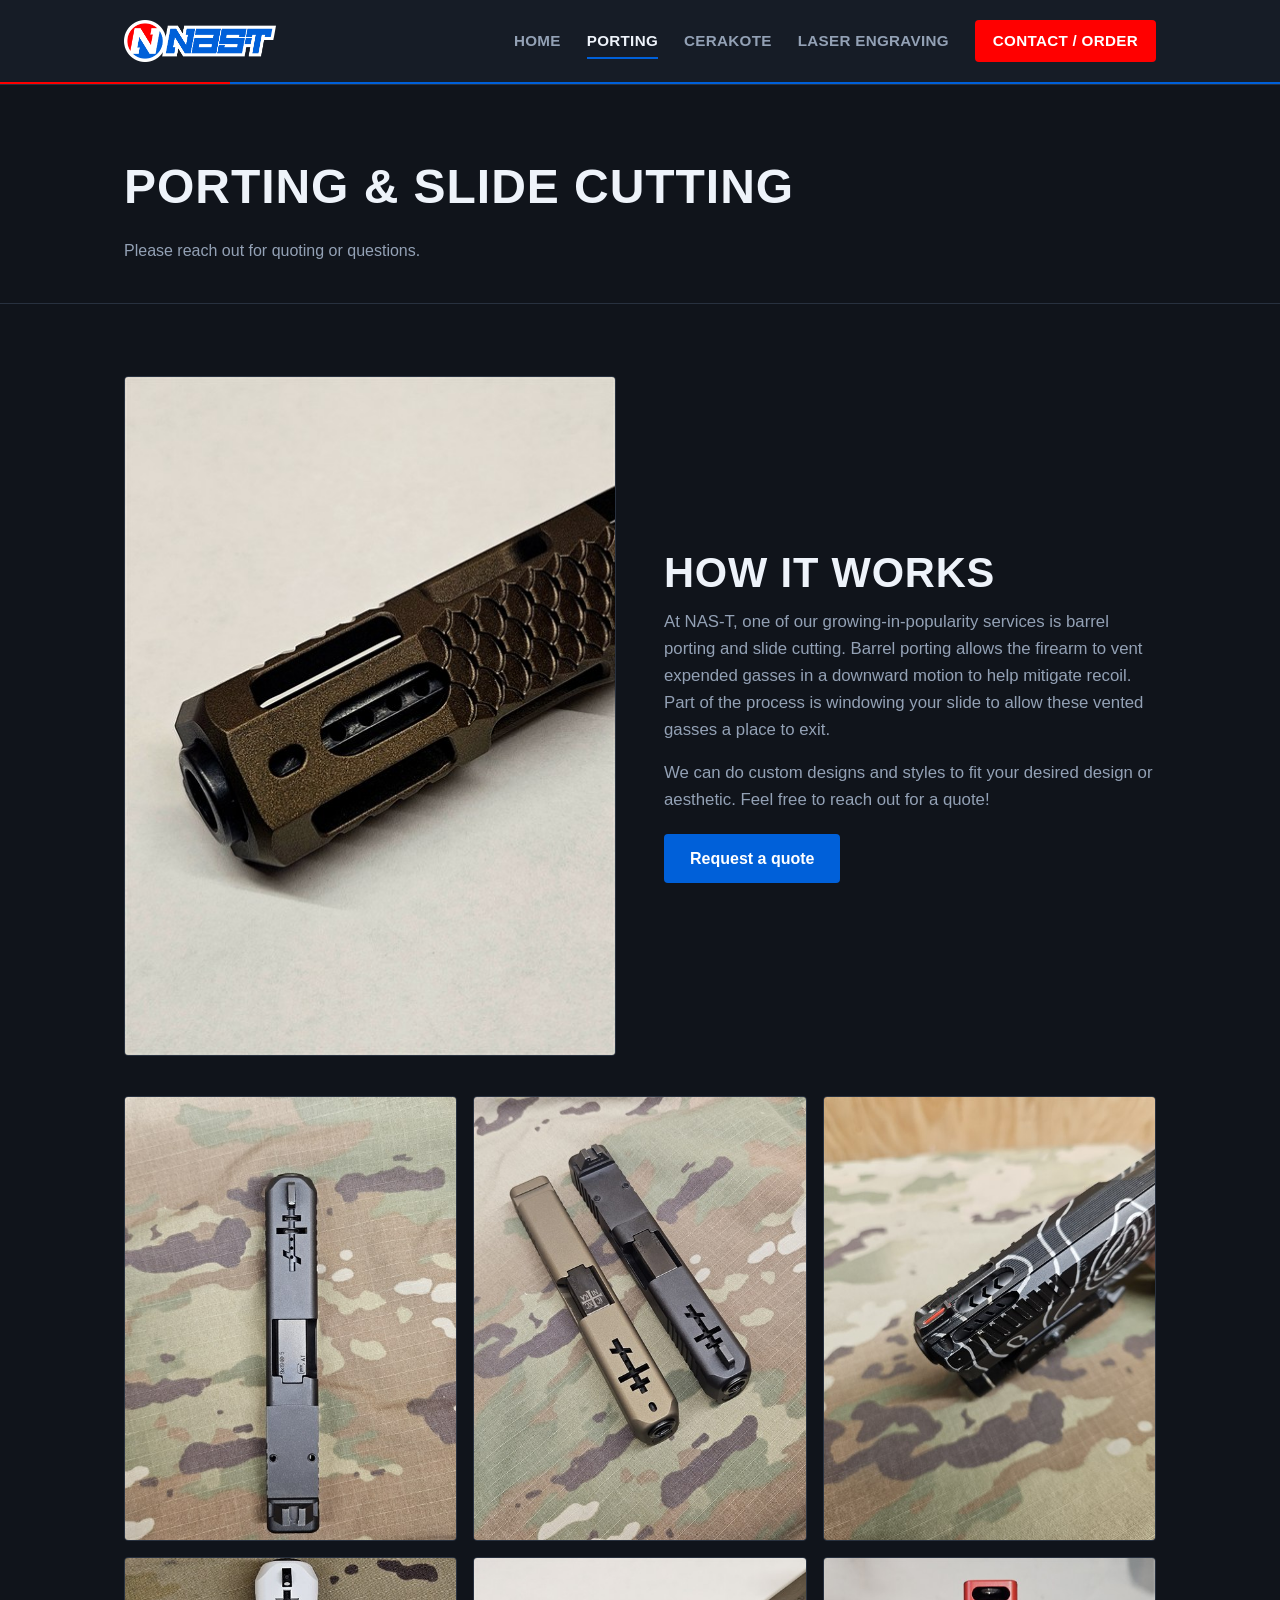
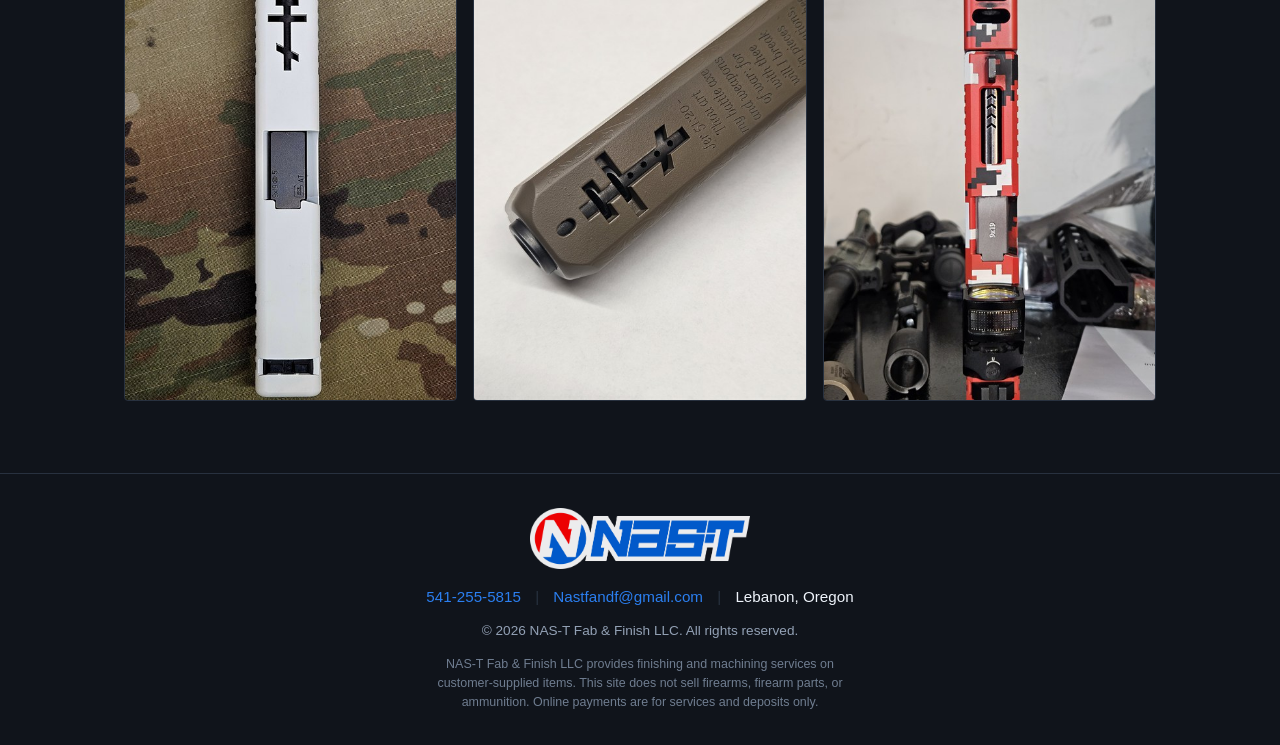
<file: porting.html>
<!DOCTYPE html>
<html lang="en">
<head>
  <meta charset="UTF-8">
  <meta name="viewport" content="width=device-width, initial-scale=1.0">
  <title>Porting &amp; Slide Windowing | NAS-T Fab &amp; Finish LLC</title>
  <meta name="description" content="Barrel porting and slide windowing to help mitigate recoil. Custom window designs cut to your aesthetic. Lebanon, Oregon.">
  <link rel="canonical" href="https://nastfabandfinish.com/porting.html">

  <link rel="icon" href="favicon.ico" sizes="any">
  <link rel="icon" type="image/png" href="icon-192.png">
  <link rel="apple-touch-icon" href="apple-touch-icon.png">
  <meta name="theme-color" content="#10141b">

  <meta property="og:type" content="website">
  <meta property="og:site_name" content="NAS-T Fab &amp; Finish LLC">
  <meta property="og:title" content="Porting &amp; Slide Windowing | NAS-T Fab &amp; Finish">
  <meta property="og:description" content="Barrel porting and slide windowing to help mitigate recoil, with custom window designs.">
  <meta property="og:url" content="https://nastfabandfinish.com/porting.html">
  <meta property="og:image" content="https://nastfabandfinish.com/og-image.jpg">
  <meta property="og:image:width" content="1200">
  <meta property="og:image:height" content="630">
  <meta name="twitter:card" content="summary_large_image">

  <link rel="stylesheet" href="style.css">
</head>
<body>

  <header class="banner">
    <div class="wrap banner-inner">
      <a class="logo" href="index.html">
        <img src="photos/logo.png" alt="NAS-T Fab and Finish logo" width="4793" height="1328">
      </a>
      <button class="nav-toggle" aria-label="Toggle menu" aria-expanded="false" aria-controls="nav">&#9776;</button>
      <nav class="nav-links" id="nav">
        <a href="index.html">Home</a>
        <a href="porting.html" class="active">Porting</a>
        <a href="cerakote.html">Cerakote</a>
        <a href="engraving.html">Laser Engraving</a>
        <a href="contact.html" class="nav-cta">Contact / Order</a>
      </nav>
    </div>
  </header>

  <div class="page-hero">
    <div class="wrap">
      <h1>Porting &amp; Slide Cutting</h1>
      <p>Please reach out for quoting or questions.</p>
    </div>
  </div>

  <section>
    <div class="wrap feature">
      <div class="feature-img"><img src="photos/porting-1.jpg" srcset="photos/porting-1.jpg 1x, photos/porting-1@2x.jpg 2x" width="510" height="680" alt="Ported barrel and windowed slide"></div>
      <div class="feature-body">
        <h2>How it works</h2>
        <p class="lead">
          At NAS-T, one of our growing-in-popularity services is barrel porting and
          slide cutting. Barrel porting allows the firearm to vent expended gasses in
          a downward motion to help mitigate recoil. Part of the process is windowing
          your slide to allow these vented gasses a place to exit.
        </p>
        <p class="lead" style="margin-top:16px;">
          We can do custom designs and styles to fit your desired design or aesthetic.
          Feel free to reach out for a quote!
        </p>
        <p style="margin-top:20px;"><a class="btn" href="contact.html">Request a quote</a></p>
      </div>
    </div>
    <div class="wrap">
      <div class="gallery">
        <img src="photos/porting-5.jpg" srcset="photos/porting-5.jpg 1x, photos/porting-5@2x.jpg 2x" width="510" height="680" loading="lazy" decoding="async" alt="Graphite slide with custom cross window cut">
        <img src="photos/porting-6.jpg" srcset="photos/porting-6.jpg 1x, photos/porting-6@2x.jpg 2x" width="510" height="680" loading="lazy" decoding="async" alt="Matched pair of slides with cross windowing, FDE and black">
        <img src="photos/cerakote-7.jpg" srcset="photos/cerakote-7.jpg 1x, photos/cerakote-7@2x.jpg 2x" width="510" height="680" loading="lazy" decoding="async" alt="Ported and windowed slide finished in black with a custom white line pattern">
        <img src="photos/cerakote-5.jpg" srcset="photos/cerakote-5.jpg 1x, photos/cerakote-5@2x.jpg 2x" width="510" height="680" loading="lazy" decoding="async" alt="Slide in white Cerakote with a custom cross window cut">
        <img src="photos/porting-2.jpg" srcset="photos/porting-2.jpg 1x, photos/porting-2@2x.jpg 2x" width="510" height="680" loading="lazy" decoding="async" alt="Porting work">
        <img src="photos/porting-3.jpg" srcset="photos/porting-3.jpg 1x, photos/porting-3@2x.jpg 2x" width="510" height="680" loading="lazy" decoding="async" alt="Slide windowing work">
      </div>
    </div>
  </section>


  <footer>
    <div class="wrap">
      <img class="footer-logo" src="photos/logo.png" alt="NAS-T Fab and Finish logo" width="4793" height="1328">
      <p class="footer-contact">
        <a href="tel:+15412555815">541-255-5815</a>
        <span class="sep">|</span>
        <a href="mailto:Nastfandf@gmail.com">Nastfandf@gmail.com</a>
        <span class="sep">|</span>
        Lebanon, Oregon
      </p>
      <p>&copy; <span id="year"></span> NAS-T Fab &amp; Finish LLC. All rights reserved.</p>
      <p class="footer-note">
        NAS-T Fab &amp; Finish LLC provides finishing and machining services on
        customer-supplied items. This site does not sell firearms, firearm parts,
        or ammunition. Online payments are for services and deposits only.
      </p>
    </div>
  </footer>

  <script src="lightbox.js"></script>
</body>
</html>
</file>
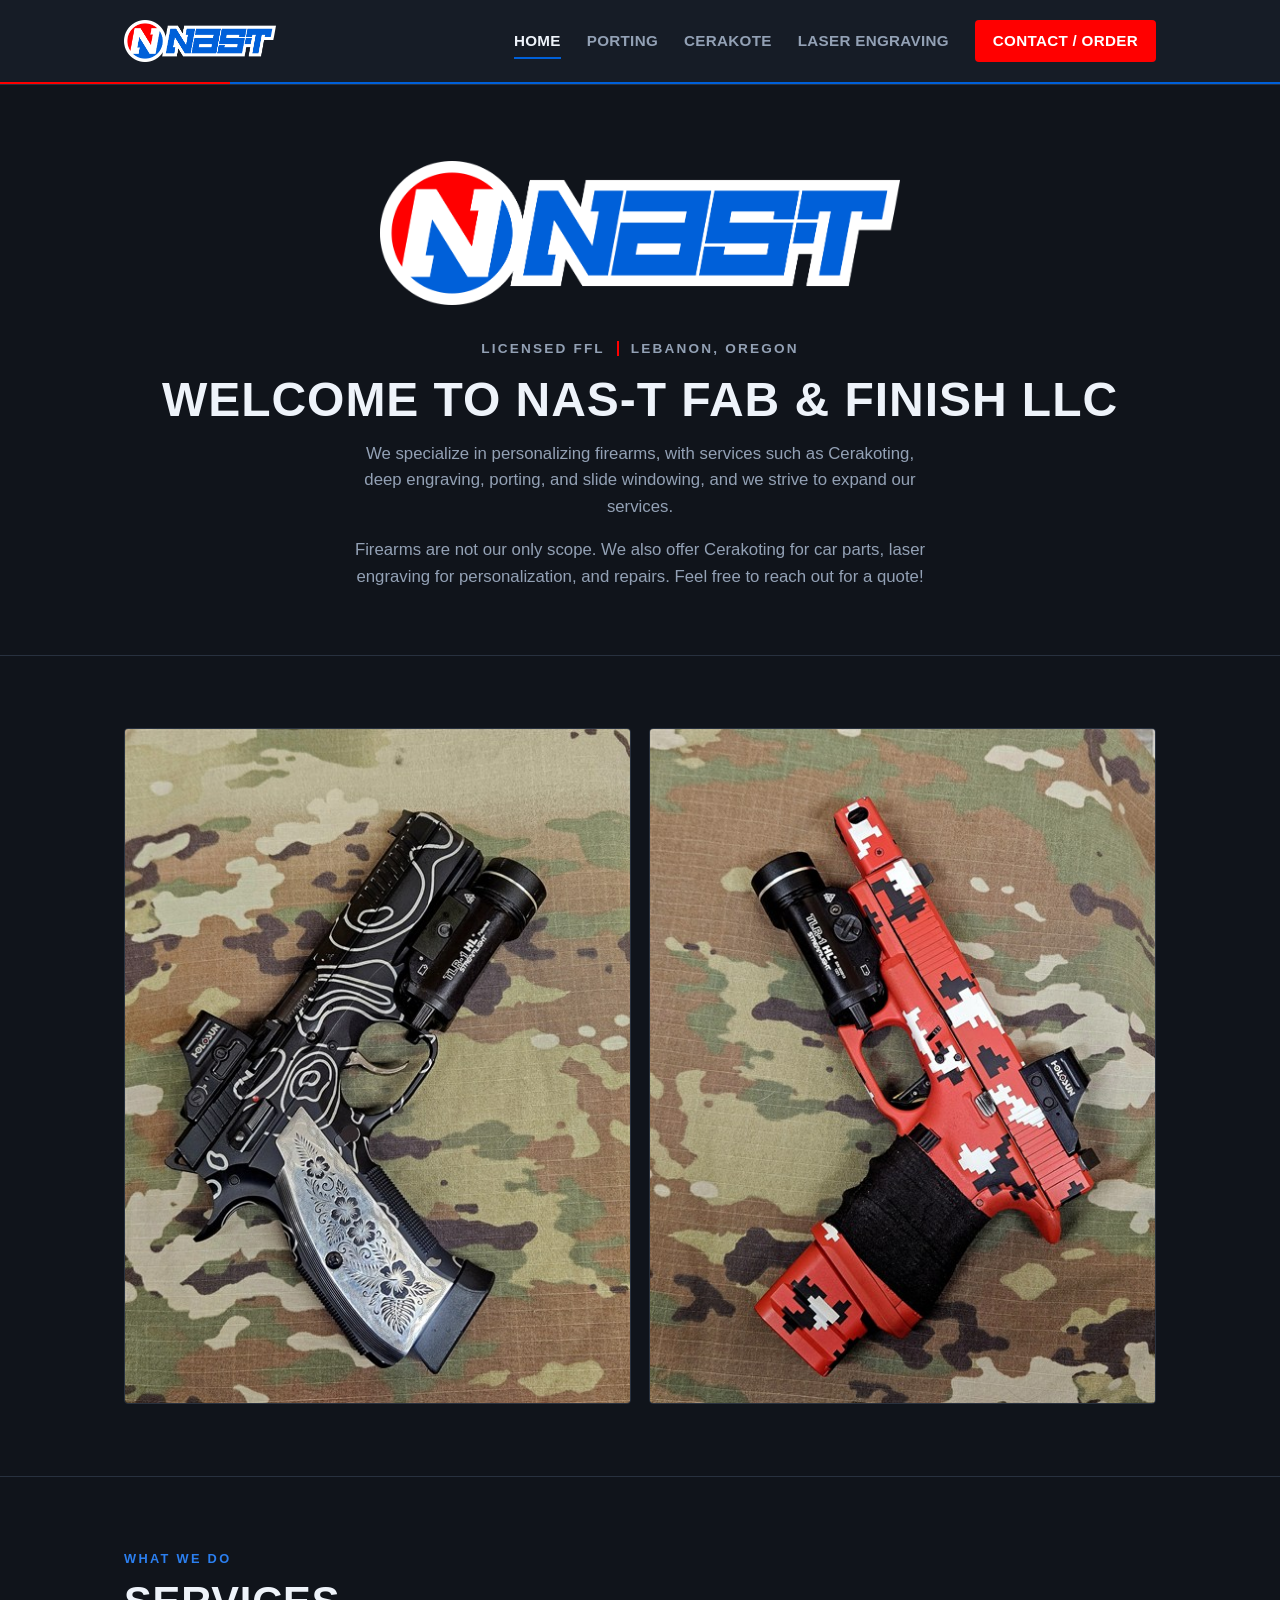
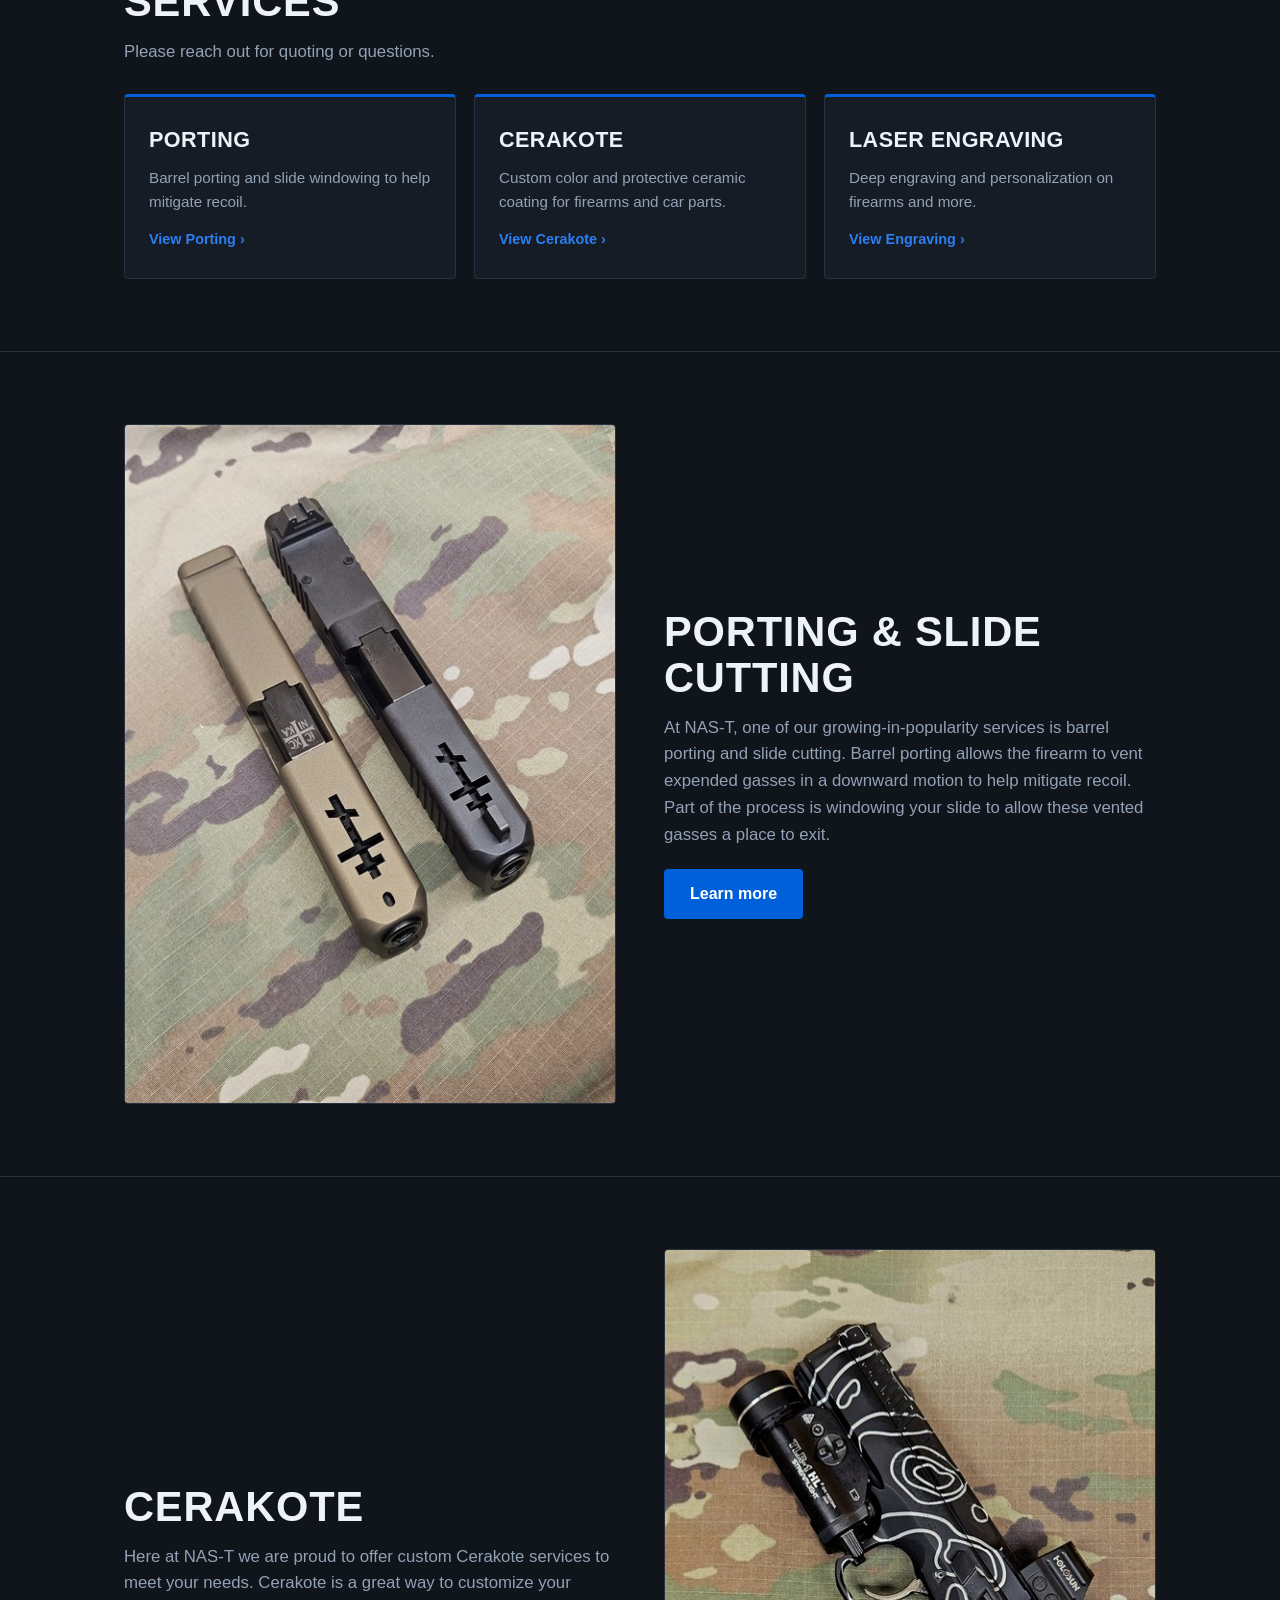
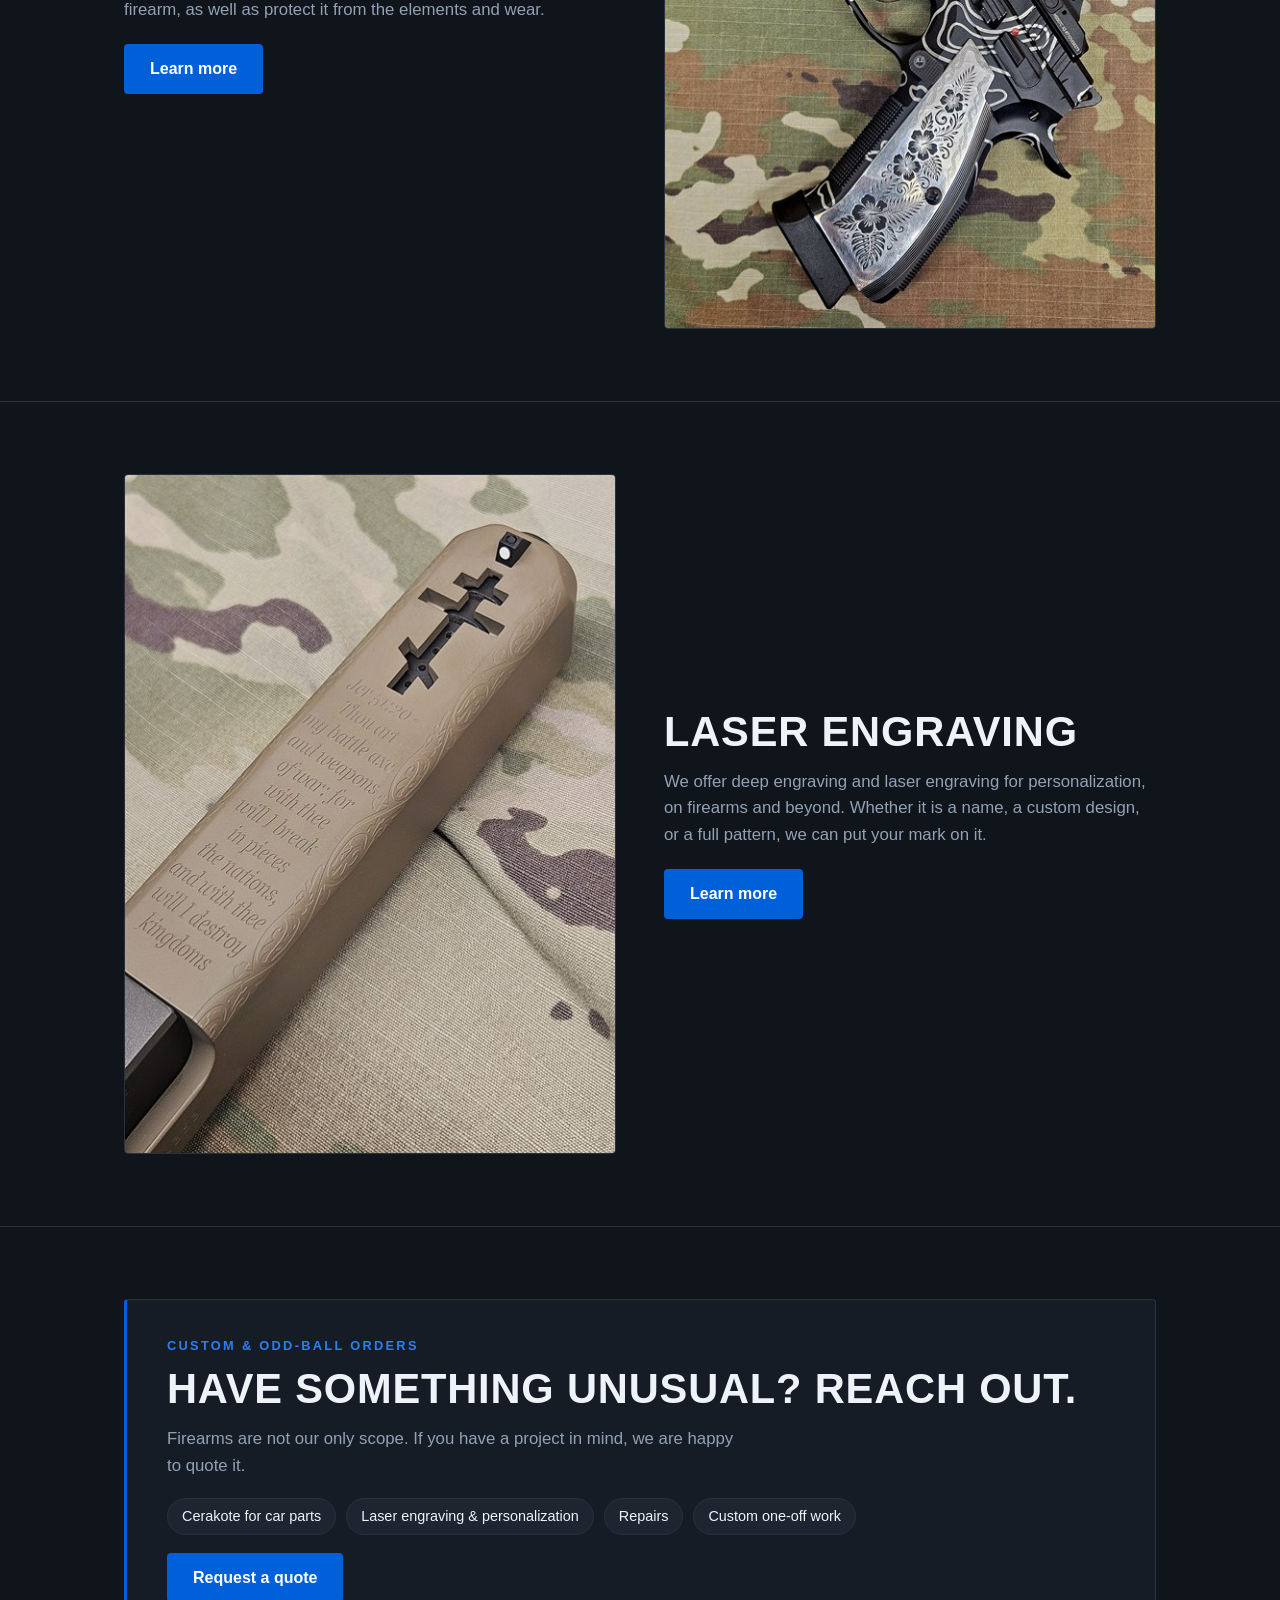
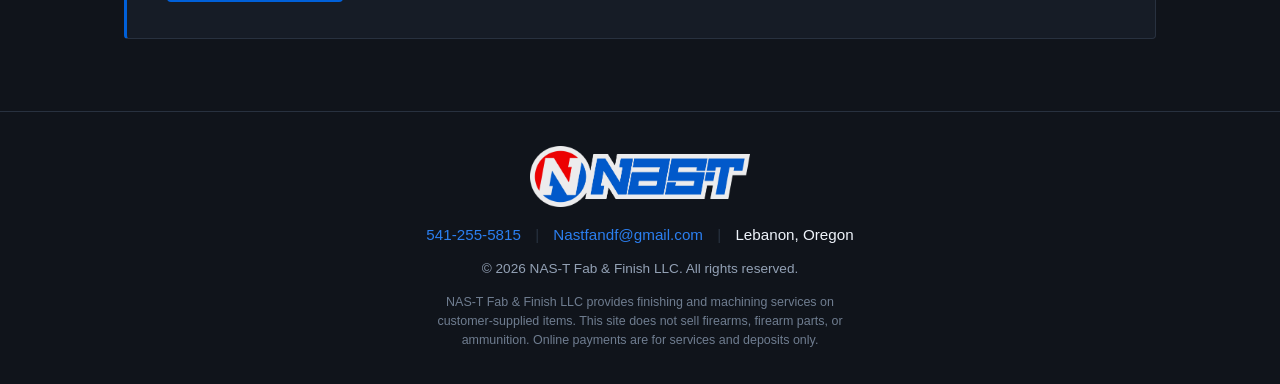
<file: services.html>
<!DOCTYPE html>
<html lang="en">
<head>
  <meta charset="UTF-8">
  <meta name="viewport" content="width=device-width, initial-scale=1.0">
  <title>Services | NAS-T Fab &amp; Finish LLC</title>
  <!-- This page was the old combined services page. Its content now lives on
       porting.html, cerakote.html, and engraving.html. It is kept as a redirect
       so any existing links and search results still land somewhere useful. -->
  <link rel="canonical" href="https://nastfabandfinish.com/">
  <meta name="robots" content="noindex, follow">
  <meta http-equiv="refresh" content="0; url=index.html">
  <link rel="icon" href="favicon.ico" sizes="any">
  <link rel="stylesheet" href="style.css">
</head>
<body>
  <section>
    <div class="wrap" style="text-align:center;">
      <h1>This page has moved</h1>
      <p class="lead" style="margin:14px auto 0;">
        Our services now have their own pages. If you are not redirected,
        pick one below.
      </p>
      <p style="margin-top:24px;">
        <a class="btn" href="index.html">Home</a>
        <a class="btn" href="porting.html">Porting</a>
        <a class="btn" href="cerakote.html">Cerakote</a>
        <a class="btn" href="engraving.html">Laser Engraving</a>
      </p>
    </div>
  </section>
  <script>window.location.replace('index.html');</script>
</body>
</html>
</file>
<file: style.css>
/* ============================================================
   NAS-T Fab & Finish LLC : shared styles
   Palette keyed to the logo: electric blue + red on graphite.
   Edit colors here and every page updates.
   ============================================================ */

:root {
  --bg:        #10141b;
  --bg-2:      #161c26;
  --bg-3:      #1e2531;
  --ink:       #eef3fa;
  --muted:     #93a1b5;
  --line:      #28313f;
  --blue:      #0060d9;
  --blue-hi:   #2b7ff0;
  --red:       #ff0000;
  --maxw:      1080px;
}

* { box-sizing: border-box; margin: 0; padding: 0; }
html { scroll-behavior: smooth; }
body {
  font-family: "Segoe UI", Roboto, Helvetica, Arial, sans-serif;
  background: var(--bg);
  color: var(--ink);
  line-height: 1.6;
  -webkit-font-smoothing: antialiased;
}

h1, h2, h3, .nav-links a, .logo-text {
  font-family: "Arial Narrow", "Helvetica Neue Condensed", "Roboto Condensed", sans-serif;
  letter-spacing: 0.02em;
  text-transform: uppercase;
}

.wrap { width: 100%; max-width: var(--maxw); margin: 0 auto; padding: 0 24px; }

/* ---------- BANNER / NAV ---------- */
.banner {
  border-bottom: 1px solid var(--line);
  background: var(--bg-2);
  position: sticky;
  top: 0;
  z-index: 50;
}
.banner::after {
  content: "";
  display: block;
  height: 2px;
  background: linear-gradient(to right, var(--red) 0%, var(--red) 18%, var(--blue) 18%, var(--blue) 100%);
}
.banner-inner {
  display: flex;
  align-items: center;
  justify-content: space-between;
  gap: 24px;
  min-height: 82px;
}
.logo { display: flex; align-items: center; text-decoration: none; color: var(--ink); }
.logo img { height: 42px; width: auto; display: block; }

.nav-links { display: flex; align-items: center; gap: 26px; }
.nav-links a {
  color: var(--muted);
  text-decoration: none;
  font-size: 0.95rem;
  font-weight: 700;
  padding: 6px 0;
  position: relative;
  transition: color 0.15s ease;
}
.nav-links a:hover, .nav-links a.active { color: var(--ink); }
.nav-links a::after {
  content: "";
  position: absolute;
  left: 0; bottom: 0;
  width: 0; height: 2px;
  background: var(--blue);
  transition: width 0.2s ease;
}
.nav-links a:hover::after, .nav-links a.active::after { width: 100%; }

/* Contact / Order stands out as a red pill button */
.nav-links a.nav-cta {
  color: #ffffff;
  background: var(--red);
  padding: 9px 18px;
  border-radius: 4px;
  transition: background 0.15s ease, transform 0.15s ease;
}
.nav-links a.nav-cta:hover { color: #ffffff; background: #d40000; transform: translateY(-1px); }
.nav-links a.nav-cta.active { color: #ffffff; }
/* no underline bar on the pill button */
.nav-links a.nav-cta::after { display: none; }

.nav-toggle { display: none; background: none; border: 0; color: var(--ink); font-size: 1.6rem; cursor: pointer; }

/* ---------- SECTION SCAFFOLD ---------- */
section { padding: 72px 0; border-bottom: 1px solid var(--line); }
.eyebrow {
  color: var(--blue-hi);
  font-size: 0.8rem;
  letter-spacing: 0.18em;
  text-transform: uppercase;
  font-weight: 700;
  margin-bottom: 10px;
}
h2 { font-size: clamp(1.8rem, 4vw, 2.6rem); font-weight: 800; line-height: 1.1; }
h3 { font-size: 1.35rem; font-weight: 700; }
p.lead { color: var(--muted); font-size: 1.05rem; margin-top: 14px; max-width: 62ch; }

/* ---------- HERO ---------- */
.hero { text-align: center; padding: 76px 0 64px; }
.hero-logo { width: min(520px, 82%); height: auto; margin: 0 auto 30px; display: block; }
.hero h1 { font-size: clamp(1.9rem, 4.6vw, 3rem); font-weight: 800; line-height: 1.1; }
.hero .lead { margin-left: auto; margin-right: auto; }
.location {
  display: inline-flex;
  align-items: center;
  gap: 12px;
  color: var(--muted);
  font-size: 0.85rem;
  letter-spacing: 0.16em;
  text-transform: uppercase;
  font-weight: 700;
  margin-bottom: 14px;
}
.location .bar {
  display: inline-block;
  width: 2px;
  height: 15px;
  background: var(--red);
}

/* ---------- HOME PHOTO DUO ---------- */
.photo-duo { display: grid; grid-template-columns: 1fr 1fr; gap: 18px; }
.photo-duo img {
  width: 100%;
  aspect-ratio: 3 / 4;          /* portrait: taller than wide */
  height: auto;
  object-fit: cover;
  object-position: center;
  border: 1px solid var(--line); border-radius: 4px; background: var(--bg-2); display: block;
}

/* ---------- FEATURE BLOCKS ---------- */
.feature { display: grid; grid-template-columns: 1fr 1fr; gap: 48px; align-items: center; }
.feature.reverse .feature-img { order: 2; }
.feature-img img {
  width: 100%; border-radius: 4px; border: 1px solid var(--line);
  display: block; background: var(--bg-2);
}
.feature-body h2 { margin-bottom: 6px; }

/* ---------- GALLERY ---------- */
.gallery { display: grid; grid-template-columns: repeat(3, 1fr); gap: 16px; margin-top: 40px; }
.gallery img {
  width: 100%;
  aspect-ratio: 3 / 4;          /* portrait, matches the photos: no crop */
  height: auto;
  object-fit: cover;
  object-position: center;
  border: 1px solid var(--line); border-radius: 4px; background: var(--bg-2); display: block;
}

/* ---------- CALLOUT ---------- */
.callout {
  background: var(--bg-2);
  border: 1px solid var(--line);
  border-left: 3px solid var(--blue);
  border-radius: 4px;
  padding: 36px 40px;
}
.callout ul { list-style: none; margin: 18px 0; display: flex; flex-wrap: wrap; gap: 10px; }
.callout li {
  background: var(--bg-3); border: 1px solid var(--line);
  padding: 6px 14px; border-radius: 999px; font-size: 0.9rem; color: var(--ink);
}

/* ---------- BUTTONS ---------- */
.btn {
  display: inline-block;
  background: var(--blue);
  color: #ffffff;
  font-weight: 700;
  text-decoration: none;
  padding: 12px 26px;
  border-radius: 4px;
  border: 0;
  cursor: pointer;
  font-size: 1rem;
  transition: background 0.15s ease;
}
.btn:hover { background: var(--blue-hi); }
/* Several buttons in a row (404 page) need to breathe and to wrap on phones. */
.btn + .btn { margin-left: 10px; }
@media (max-width: 560px) { .btn { margin-bottom: 10px; } }

/* ---------- SERVICE CARDS (home) ---------- */
.svc-grid { display: grid; grid-template-columns: repeat(3, 1fr); gap: 18px; margin-top: 28px; }
.svc-card {
  background: var(--bg-2);
  border: 1px solid var(--line);
  border-top: 3px solid var(--blue);
  border-radius: 4px;
  padding: 26px 24px;
  text-decoration: none;
  color: var(--ink);
  display: block;
  transition: background 0.15s ease, transform 0.15s ease;
}
.svc-card:hover { background: var(--bg-3); transform: translateY(-3px); }
.svc-card h3 { margin-bottom: 8px; }
.svc-card p { color: var(--muted); font-size: 0.95rem; }
.svc-card .go { color: var(--blue-hi); font-weight: 700; font-size: 0.9rem; display: inline-block; margin-top: 14px; }

/* ---------- CONTACT ---------- */
.contact-grid { display: grid; grid-template-columns: 1fr 1fr; gap: 48px; }
.contact-info a { color: var(--blue-hi); text-decoration: none; }
.contact-info a:hover { text-decoration: underline; }
.field { margin-bottom: 16px; }
.field label { display: block; font-size: 0.85rem; color: var(--muted); margin-bottom: 6px; }
.field input, .field textarea {
  width: 100%;
  background: var(--bg);
  border: 1px solid var(--line);
  border-radius: 4px;
  color: var(--ink);
  padding: 11px 13px;
  font-size: 1rem;
  font-family: inherit;
}
.field input:focus, .field textarea:focus { outline: 2px solid var(--blue); border-color: var(--blue); }
.field textarea { resize: vertical; min-height: 130px; }

/* Honeypot. Kept out of sight without display:none, because some bots skip
   fields that are display:none but will still fill this one in. */
.hp {
  position: absolute;
  left: -9999px;
  width: 1px;
  height: 1px;
  overflow: hidden;
}

/* form submit status message */
.form-status { margin-top: 14px; font-size: 0.95rem; line-height: 1.4; }
.form-status:empty { display: none; }
.form-status.ok {
  color: #d7f5df;
  background: rgba(28, 120, 60, 0.18);
  border: 1px solid rgba(56, 190, 100, 0.4);
  border-radius: 4px;
  padding: 12px 14px;
}
.form-status.err {
  color: #ffd7d7;
  background: rgba(160, 30, 30, 0.18);
  border: 1px solid rgba(255, 70, 70, 0.4);
  border-radius: 4px;
  padding: 12px 14px;
}

/* ---------- PAGE HERO ---------- */
.page-hero { padding: 64px 0 40px; border-bottom: 1px solid var(--line); }
.page-hero h1 { font-size: clamp(2rem, 5vw, 3rem); font-weight: 800; }
.page-hero p { color: var(--muted); margin-top: 12px; max-width: 60ch; }

/* ---------- FOOTER ---------- */
footer { padding: 34px 0; text-align: center; color: var(--muted); font-size: 0.85rem; }
.footer-logo { width: 220px; height: auto; margin: 0 auto 16px; display: block; opacity: 0.92; }
/* Phone, email and town, on every page. A local shop loses the customers who
   just want to call, so this sits above the copyright rather than buried. */
.footer-contact {
  margin-bottom: 10px;
  font-size: 0.95rem;
  color: var(--ink);
}
.footer-contact a { color: var(--blue-hi); text-decoration: none; }
.footer-contact a:hover { text-decoration: underline; }
.footer-contact .sep { color: var(--line); margin: 0 10px; }
@media (max-width: 560px) {
  /* stack rather than wrap awkwardly mid-address on a phone */
  .footer-contact .sep { display: block; height: 0; overflow: hidden; margin: 4px 0; }
}

/* Scope-of-business line. Quiet on the page, but it is the first thing a
   payment processor's reviewer looks for, so it appears on every page. */
.footer-note {
  max-width: 62ch;
  margin: 14px auto 0;
  font-size: 0.78rem;
  line-height: 1.5;
  color: #6f7d90;
}

/* ---------- RESPONSIVE ---------- */
@media (max-width: 900px) {
  .svc-grid { grid-template-columns: 1fr; }
}
@media (max-width: 760px) {
  .nav-links {
    display: none;
    position: absolute; top: 84px; left: 0; right: 0;
    flex-direction: column; gap: 0;
    background: var(--bg-2); border-bottom: 1px solid var(--line);
    padding: 8px 24px 16px;
  }
  .nav-links.open { display: flex; }
  .nav-links a { padding: 12px 0; width: 100%; border-bottom: 1px solid var(--line); }
  .nav-toggle { display: block; }
  .feature, .contact-grid, .photo-duo { grid-template-columns: 1fr; gap: 28px; }
  .feature.reverse .feature-img { order: 0; }
  .gallery { grid-template-columns: 1fr 1fr; }
  section { padding: 52px 0; }
}


/* ============================================================
   LIGHTBOX (click a photo to view full resolution)
   ============================================================ */
.zoomable { cursor: zoom-in; transition: opacity 0.15s ease; }
.zoomable:hover { opacity: 0.9; }
.zoomable:focus-visible { outline: 3px solid var(--blue); outline-offset: 3px; }

.lb {
  display: none;
  position: fixed;
  inset: 0;
  z-index: 999;
  background: rgba(8, 11, 16, 0.96);
}
.lb.open { display: block; }

/* Scroll container: when the image is shown at true size and is bigger
   than the viewport, you can pan by scrolling. */
.lb-stage {
  position: absolute;
  inset: 0;
  overflow: auto;
  display: flex;
  align-items: center;
  justify-content: center;
  padding: 32px;
}

/* Default: fit the whole image on screen (quick overview). */
.lb-img {
  display: block;
  max-width: 100%;
  max-height: calc(100vh - 64px);
  width: auto;
  height: auto;
  border-radius: 4px;
  border: 1px solid var(--line);
  background: var(--bg-2);
  cursor: zoom-in;
}

/* Zoomed: show at real pixels. No browser scaling = no moire. */
.lb.zoomed .lb-stage { align-items: flex-start; justify-content: flex-start; }
.lb.zoomed .lb-img {
  max-width: none;
  max-height: none;
  width: auto;
  height: auto;
  cursor: zoom-out;
}

.lb-cap {
  position: fixed;
  left: 0; right: 0; bottom: 0;
  color: var(--muted);
  font-size: 0.9rem;
  text-align: center;
  padding: 12px 20px;
  background: linear-gradient(to top, rgba(8,11,16,0.9), rgba(8,11,16,0));
  pointer-events: none;
}
.lb-hint {
  position: fixed;
  left: 0; right: 0; top: 18px;
  text-align: center;
  color: var(--muted);
  font-size: 0.8rem;
  letter-spacing: 0.08em;
  text-transform: uppercase;
  pointer-events: none;
}

.lb-close {
  position: absolute;
  top: 18px;
  right: 22px;
  width: 44px;
  height: 44px;
  background: var(--bg-2);
  color: var(--ink);
  border: 1px solid var(--line);
  border-radius: 50%;
  font-size: 1.8rem;
  line-height: 1;
  cursor: pointer;
  display: flex;
  align-items: center;
  justify-content: center;
  transition: background 0.15s ease;
}
.lb-close:hover { background: var(--blue); border-color: var(--blue); }

@media (max-width: 760px) {
  .lb-stage { padding: 16px; }
  .lb-img { max-height: calc(100vh - 48px); }
}

/* ============================================================
   IMAGE SCALING

   These photos used to be downscaled by the browser at display time, which
   is what produced the moire on camo backgrounds, and the old fix was to
   push Edge/Chrome onto a different resampling path with image-rendering
   hints. That is no longer needed: every photo now ships a 1x and a 2x file
   via srcset, so the browser picks one that lands at roughly 1:1 on screen
   and does almost no scaling at all. The resampling now happens offline in
   resize-photos.ps1, at high quality, which is where it belongs.

   -webkit-optimize-contrast in particular is actively counterproductive
   here: it can harden edges on the slight upscale a 1x screen still does.
   So the photos deliberately carry no rendering hints, and neither does the
   lightbox image, where true size means raw pixels and zero processing.
   ============================================================ */
</file>
